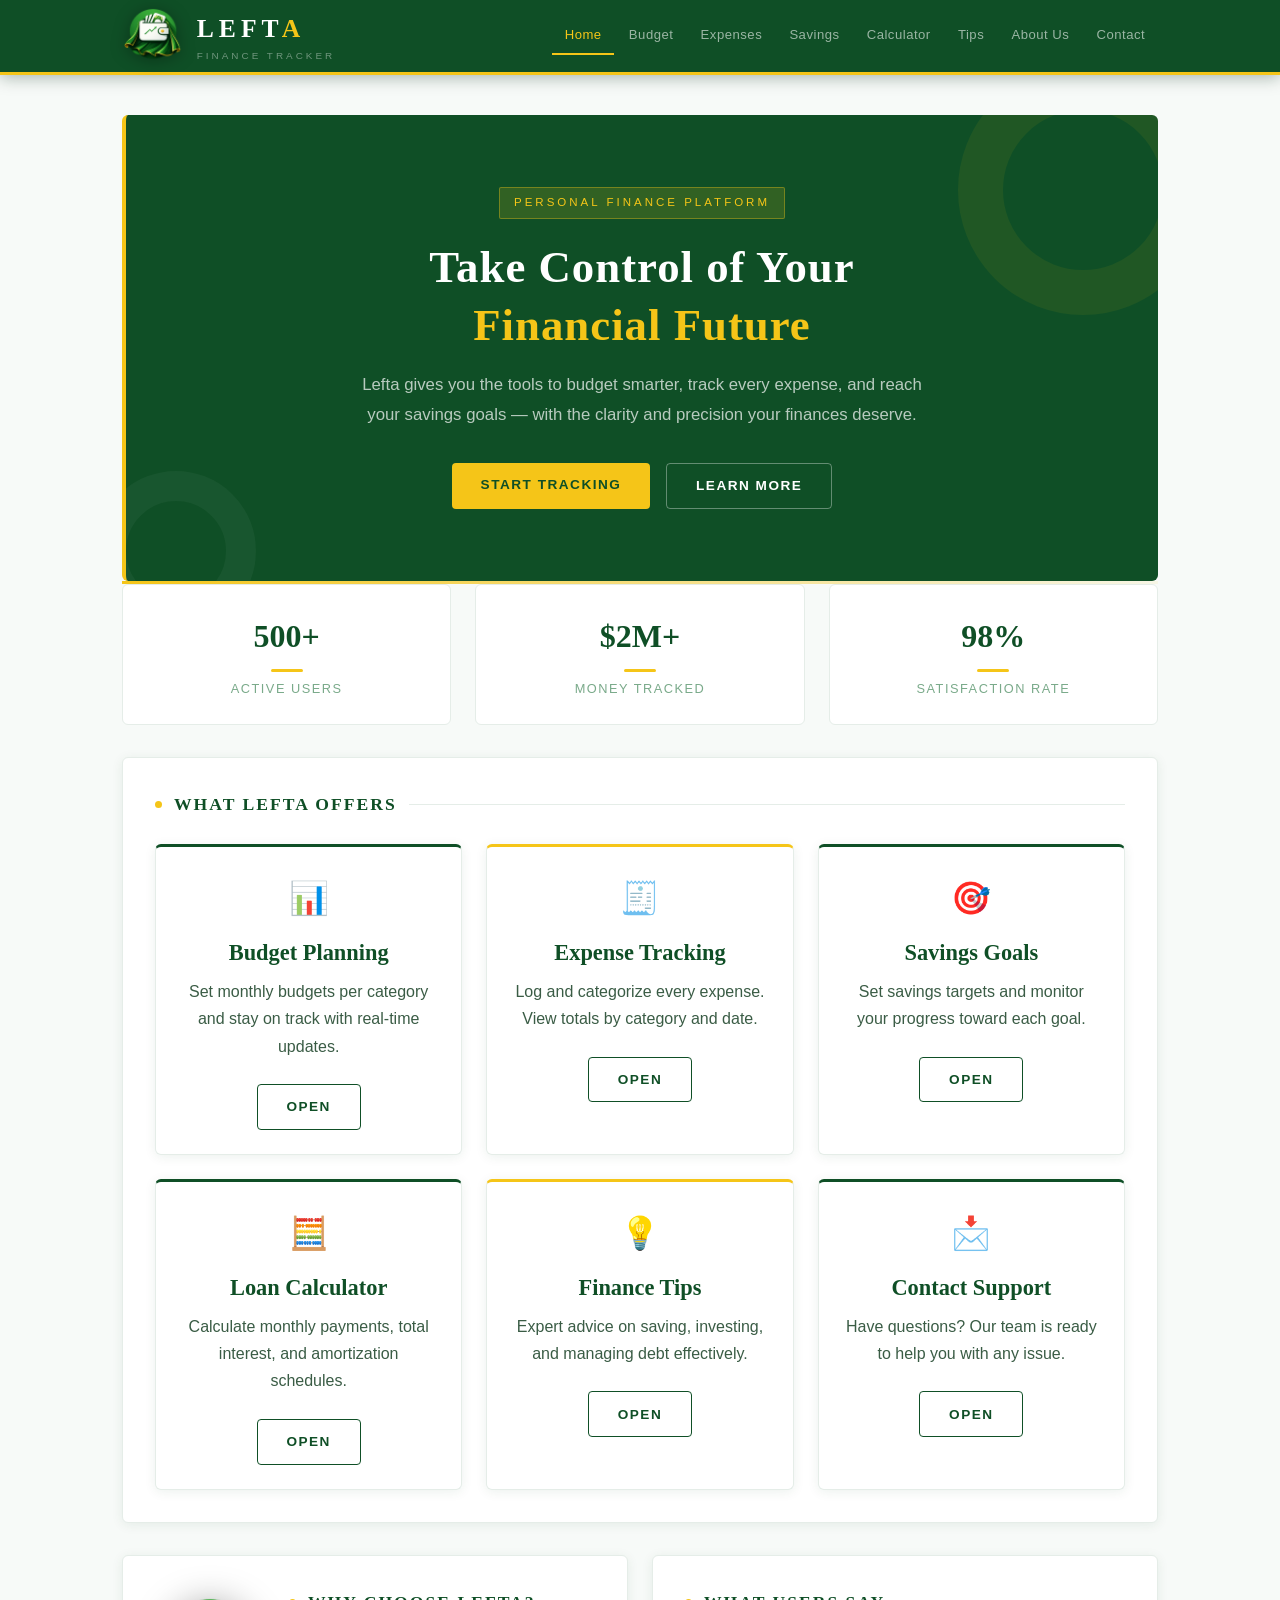
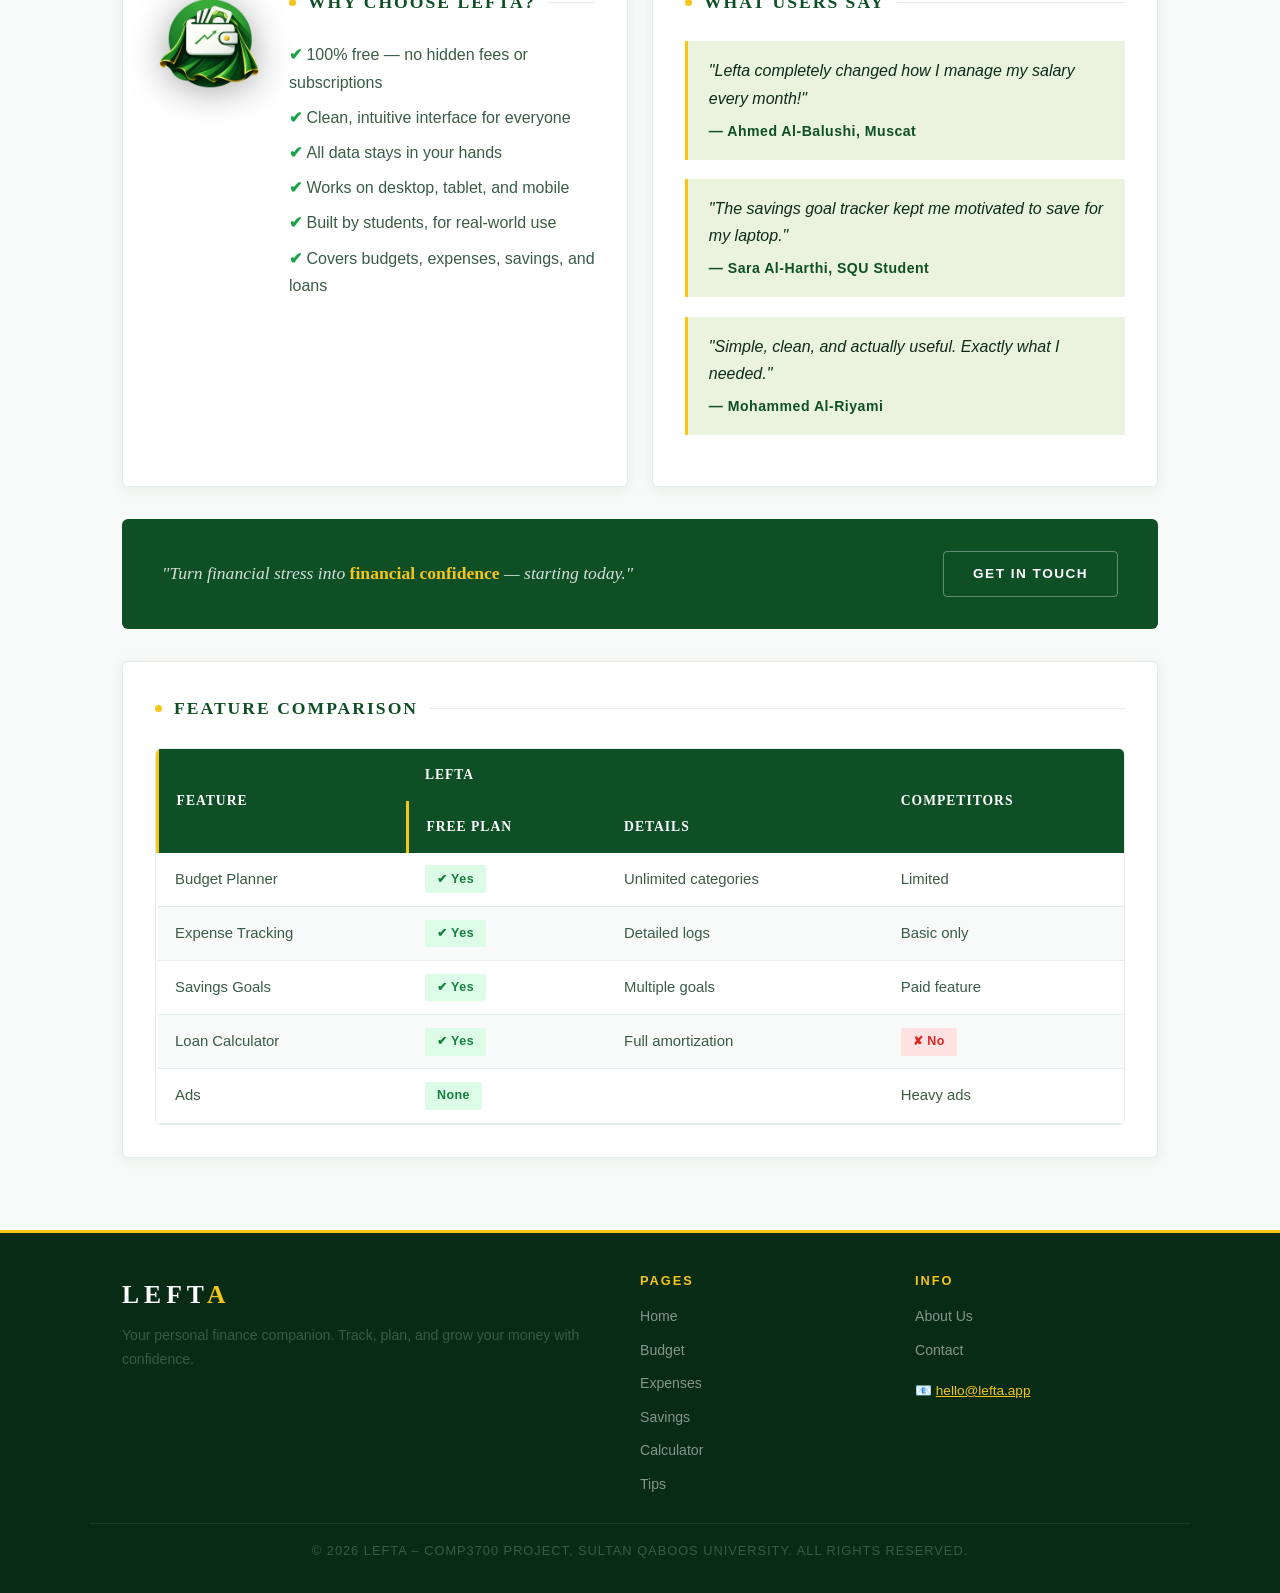
<file: LEFTA-part2/index.html>
<!DOCTYPE html>
<html lang="en">
<head>
  <meta charset="UTF-8" />
  <meta name="viewport" content="width=device-width, initial-scale=1.0"/>
  <title>Lefta – Smart Finance Tracker</title>
  <!-- External CSS (Type 1) -->
  <link rel="stylesheet" href="css/style.css" />
  <!-- Internal CSS (Type 2) -->
  <style>
    .home-hero {
      background: var(--primary);
      color: white;
      padding: 4.5rem 2.5rem;
      border-radius: var(--radius-card);
      margin-bottom: 0;
      text-align: center;
      position: relative;
      overflow: hidden;
      border-left: 4px solid var(--accent);
    }
    .home-hero::after {
      content: '';
      position: absolute;
      right: -50px; top: -50px;
      width: 250px; height: 250px;
      border-radius: 50%;
      border: 45px solid rgba(245,197,24,0.07);
    }
    .home-hero::before {
      content: '';
      position: absolute;
      left: -30px; bottom: -50px;
      width: 160px; height: 160px;
      border-radius: 50%;
      border: 30px solid rgba(255,255,255,0.04);
    }
    .hero-badge {
      display: inline-block;
      background: rgba(245,197,24,0.15);
      border: 1px solid rgba(245,197,24,0.35);
      color: var(--accent);
      font-size: 0.72rem;
      letter-spacing: 3px;
      padding: 5px 14px;
      border-radius: 2px;
      font-family: var(--font-body);
      margin-bottom: 1.2rem;
      text-transform: uppercase;
    }
    .home-hero h1 { color: white; font-size: 2.8rem; margin-bottom: 1rem; letter-spacing: 1px; }
    .hero-accent  { color: var(--accent); }
    .home-hero .hero-sub {
      font-size: 1.05rem;
      color: rgba(255,255,255,0.70);
      margin-bottom: 2rem;
      max-width: 580px;
      margin-left: auto; margin-right: auto;
      line-height: 1.8;
    }
    .hero-buttons { display: flex; gap: 1rem; justify-content: center; flex-wrap: wrap; }
    .testimonial {
      border-left: 3px solid var(--accent);
      padding: 1rem 1.3rem;
      background: var(--primary-pale);
      border-radius: 0;
      margin-bottom: 1.2rem;
    }
    .testimonial p { color: var(--text-dark); font-style: italic; margin-bottom: 0.3rem; }
    .testimonial .t-name { color: var(--primary); font-weight: bold; font-size: 0.88rem; letter-spacing: 0.5px; }
  </style>
</head>
<body>

  <!-- HEADER -->
  <header>
    <div class="header-inner">
      <a href="index.html" class="logo">
        <img src="images/logo.png" alt="Lefta Logo" class="logo-img"/>
        <div><span class="logo-text">LEFT<span>A</span></span><span class="logo-tagline">Finance Tracker</span></div>
      </a>
      <button class="nav-toggle" onclick="toggleNav()" aria-label="Toggle navigation">&#9776;</button>
      <nav>
        <ul id="nav-menu">
          <li><a href="index.html" class="active">Home</a></li>
          <li><a href="pages/budget.html">Budget</a></li>
          <li><a href="pages/expenses.html">Expenses</a></li>
          <li><a href="pages/savings.html">Savings</a></li>
          <li><a href="pages/calculator.html">Calculator</a></li>
          <li><a href="pages/tips.html">Tips</a></li>
          <li><a href="pages/about.html">About Us</a></li>
          <li><a href="pages/contact.html">Contact</a></li>
        </ul>
      </nav>
    </div>
  </header>

  <!-- MAIN -->
  <main>

    <!-- Hero -->
    <section class="home-hero">
      <div class="hero-badge">Personal Finance Platform</div>
      <h1>Take Control of Your<br/><span class="hero-accent">Financial Future</span></h1>
      <p class="hero-sub">Lefta gives you the tools to budget smarter, track every expense, and reach your savings goals — with the clarity and precision your finances deserve.</p>
      <div class="hero-buttons">
        <a href="pages/budget.html" class="btn btn-accent">Start Tracking</a>
        <a href="pages/about.html" class="btn btn-ghost-white">Learn More</a>
      </div>
    </section>
    <div class="gold-divider"></div>

    <!-- Stats Row -->
    <div class="grid-3 mb-2" style="margin-top:0;">
      <div class="stat-box">
        <div class="stat-num">500+</div>
        <div class="stat-gold-line"></div>
        <p class="stat-label">Active Users</p>
      </div>
      <div class="stat-box">
        <div class="stat-num">$2M+</div>
        <div class="stat-gold-line"></div>
        <p class="stat-label">Money Tracked</p>
      </div>
      <div class="stat-box">
        <div class="stat-num">98%</div>
        <div class="stat-gold-line"></div>
        <p class="stat-label">Satisfaction Rate</p>
      </div>
    </div>

    <!-- Features -->
    <div class="card">
      <div class="sec-header"><div class="sec-dot"></div><div class="sec-title">What Lefta Offers</div><div class="sec-line"></div></div>
      <div class="grid-3">
        <div class="feature-box">
          <span class="feature-icon">📊</span>
          <h3>Budget Planning</h3>
          <p>Set monthly budgets per category and stay on track with real-time updates.</p>
          <a href="pages/budget.html" class="btn btn-outline" style="margin-top:0.5rem;">Open</a>
        </div>
        <div class="feature-box">
          <span class="feature-icon">🧾</span>
          <h3>Expense Tracking</h3>
          <p>Log and categorize every expense. View totals by category and date.</p>
          <a href="pages/expenses.html" class="btn btn-outline" style="margin-top:0.5rem;">Open</a>
        </div>
        <div class="feature-box">
          <span class="feature-icon">🎯</span>
          <h3>Savings Goals</h3>
          <p>Set savings targets and monitor your progress toward each goal.</p>
          <a href="pages/savings.html" class="btn btn-outline" style="margin-top:0.5rem;">Open</a>
        </div>
        <div class="feature-box">
          <span class="feature-icon">🧮</span>
          <h3>Loan Calculator</h3>
          <p>Calculate monthly payments, total interest, and amortization schedules.</p>
          <a href="pages/calculator.html" class="btn btn-outline" style="margin-top:0.5rem;">Open</a>
        </div>
        <div class="feature-box">
          <span class="feature-icon">💡</span>
          <h3>Finance Tips</h3>
          <p>Expert advice on saving, investing, and managing debt effectively.</p>
          <a href="pages/tips.html" class="btn btn-outline" style="margin-top:0.5rem;">Open</a>
        </div>
        <div class="feature-box">
          <span class="feature-icon">📩</span>
          <h3>Contact Support</h3>
          <p>Have questions? Our team is ready to help you with any issue.</p>
          <a href="pages/contact.html" class="btn btn-outline" style="margin-top:0.5rem;">Open</a>
        </div>
      </div>
    </div>

    <!-- Why Lefta -->
    <div class="grid-2">
      <div class="card" style="display:flex;gap:1.5rem;align-items:flex-start;">
        <img src="images/logo.png" alt="Lefta" class="logo-graphic" style="flex-shrink:0;margin-top:0.3rem;"/>
        <div>
        <div class="sec-header"><div class="sec-dot"></div><div class="sec-title">Why Choose Lefta?</div><div class="sec-line"></div></div>
        <ul class="check-list styled">
          <li>100% free — no hidden fees or subscriptions</li>
          <li>Clean, intuitive interface for everyone</li>
          <li>All data stays in your hands</li>
          <li>Works on desktop, tablet, and mobile</li>
          <li>Built by students, for real-world use</li>
          <li>Covers budgets, expenses, savings, and loans</li>
        </ul>
        </div>
      </div>
      <div class="card">
        <div class="sec-header"><div class="sec-dot"></div><div class="sec-title">What Users Say</div><div class="sec-line"></div></div>
        <div class="testimonial">
          <p>"Lefta completely changed how I manage my salary every month!"</p>
          <span class="t-name">— Ahmed Al-Balushi, Muscat</span>
        </div>
        <div class="testimonial">
          <p>"The savings goal tracker kept me motivated to save for my laptop."</p>
          <span class="t-name">— Sara Al-Harthi, SQU Student</span>
        </div>
        <div class="testimonial">
          <p>"Simple, clean, and actually useful. Exactly what I needed."</p>
          <span class="t-name">— Mohammed Al-Riyami</span>
        </div>
      </div>
    </div>

    <!-- Dark quote section -->
    <div class="dark-section">
      <p>"Turn financial stress into <span>financial confidence</span> — starting today."</p>
      <a href="pages/contact.html" class="btn btn-ghost-white">Get in Touch</a>
    </div>

    <!-- Quick Summary Table -->
    <div class="card">
      <div class="sec-header"><div class="sec-dot"></div><div class="sec-title">Feature Comparison</div><div class="sec-line"></div></div>
      <div class="table-wrap">
        <table>
          <thead>
            <tr>
              <th rowspan="2">Feature</th>
              <th colspan="2">Lefta</th>
              <th rowspan="2">Competitors</th>
            </tr>
            <tr>
              <th>Free Plan</th>
              <th>Details</th>
            </tr>
          </thead>
          <tbody>
            <tr>
              <td>Budget Planner</td>
              <td><span class="badge badge-green">✔ Yes</span></td>
              <td>Unlimited categories</td>
              <td>Limited</td>
            </tr>
            <tr>
              <td>Expense Tracking</td>
              <td><span class="badge badge-green">✔ Yes</span></td>
              <td>Detailed logs</td>
              <td>Basic only</td>
            </tr>
            <tr>
              <td>Savings Goals</td>
              <td><span class="badge badge-green">✔ Yes</span></td>
              <td>Multiple goals</td>
              <td>Paid feature</td>
            </tr>
            <tr>
              <td>Loan Calculator</td>
              <td><span class="badge badge-green">✔ Yes</span></td>
              <td>Full amortization</td>
              <td><span class="badge badge-red">✘ No</span></td>
            </tr>
            <tr>
              <td>Ads</td>
              <td colspan="2"><span class="badge badge-green">None</span></td>
              <td>Heavy ads</td>
            </tr>
          </tbody>
        </table>
      </div>
    </div>

  </main>

  <!-- FOOTER -->
  <footer>
    <div class="footer-inner">
      <div class="footer-brand">
        <span class="logo-text">LEFT<span style="color:var(--accent)">A</span></span>
        <p style="font-size:0.88rem;margin-top:0.5rem;">Your personal finance companion. Track, plan, and grow your money with confidence.</p>
      </div>
      <div>
        <h4>Pages</h4>
        <ul>
          <li><a href="index.html">Home</a></li>
          <li><a href="pages/budget.html">Budget</a></li>
          <li><a href="pages/expenses.html">Expenses</a></li>
          <li><a href="pages/savings.html">Savings</a></li>
          <li><a href="pages/calculator.html">Calculator</a></li>
          <li><a href="pages/tips.html">Tips</a></li>
        </ul>
      </div>
      <div>
        <h4>Info</h4>
        <ul>
          <li><a href="pages/about.html">About Us</a></li>
          <li><a href="pages/contact.html">Contact</a></li>
        </ul>
        <p style="margin-top:1rem;font-size:0.85rem;">📧 <a href="mailto:hello@lefta.app" style="color:var(--accent);">hello@lefta.app</a></p>
      </div>
    </div>
    <div class="footer-bottom">
      <p>&copy; 2026 Lefta – COMP3700 Project, Sultan Qaboos University. All rights reserved.</p>
    </div>
  </footer>

  <!-- Inline JS for mobile nav toggle (Type 3 - Inline) -->
  <script>
    function toggleNav() {
      document.getElementById('nav-menu').classList.toggle('open');
    }
  </script>

</body>
</html>
</file>
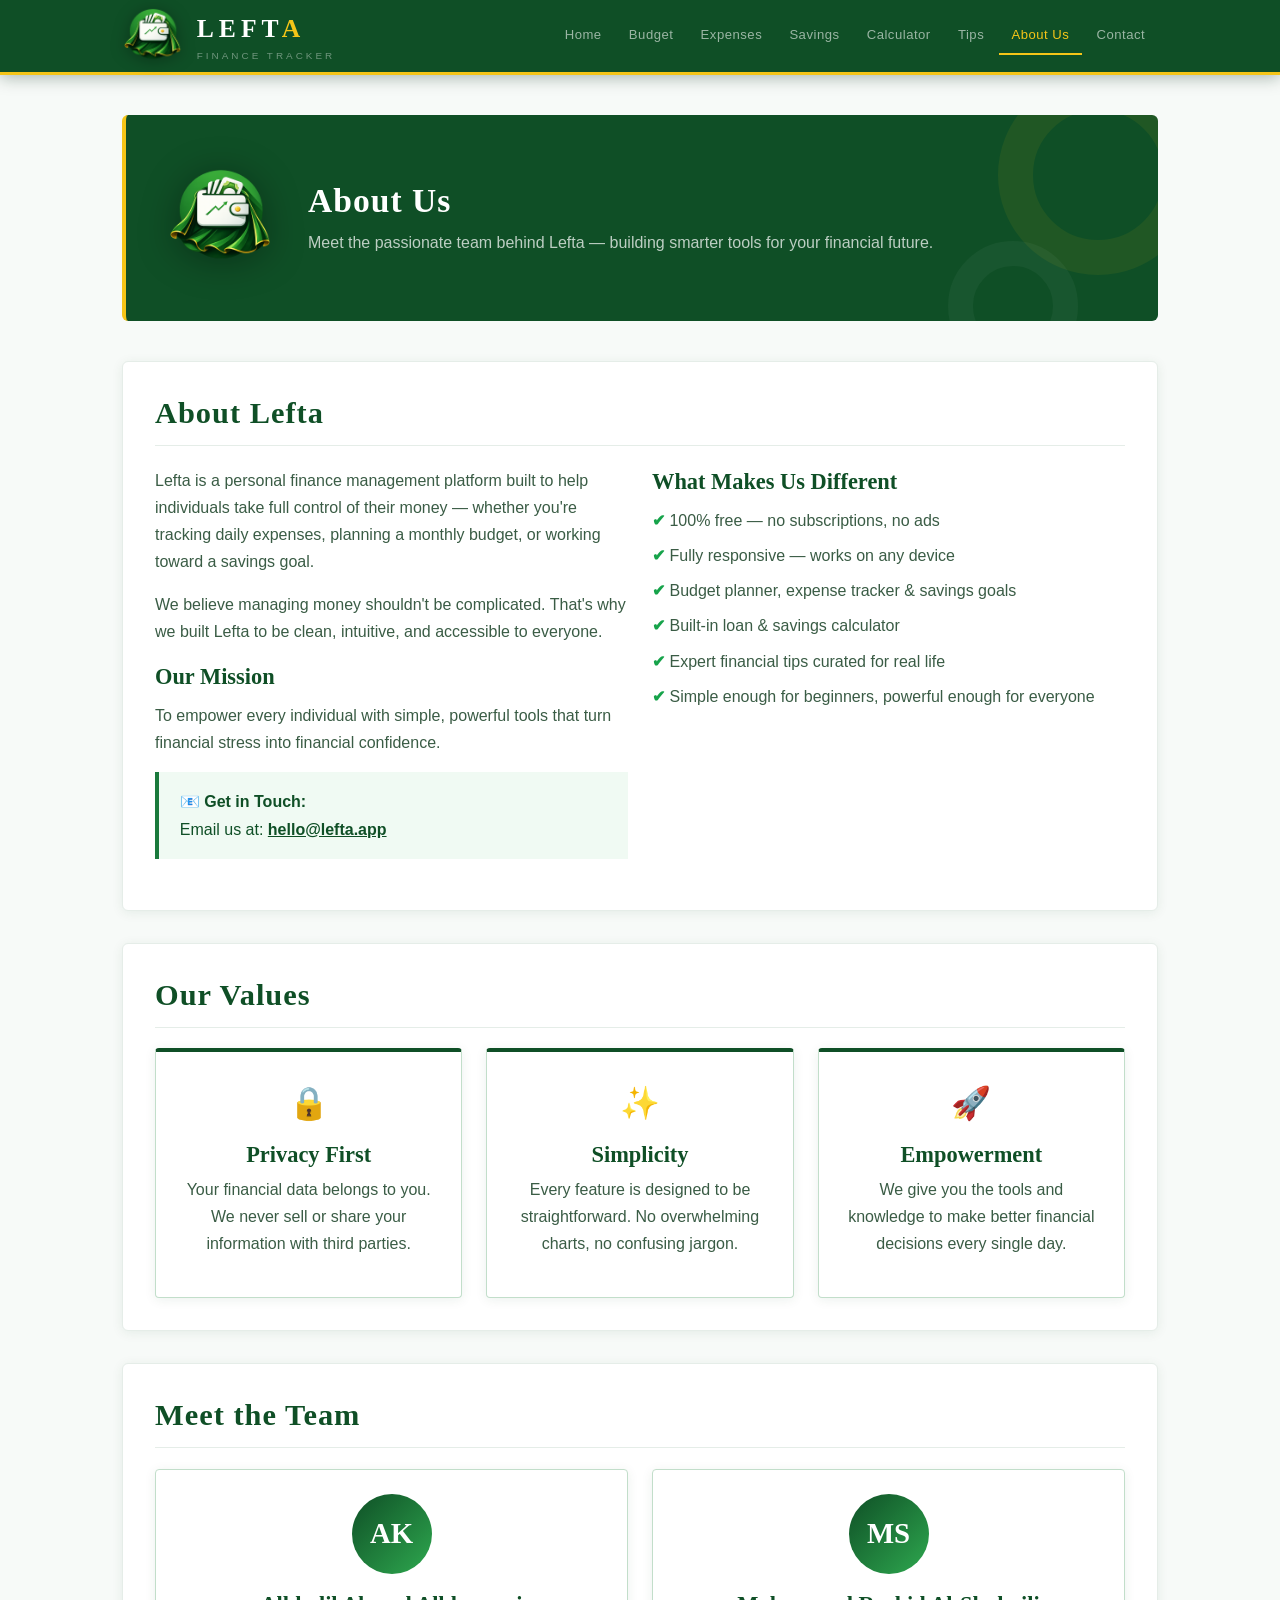
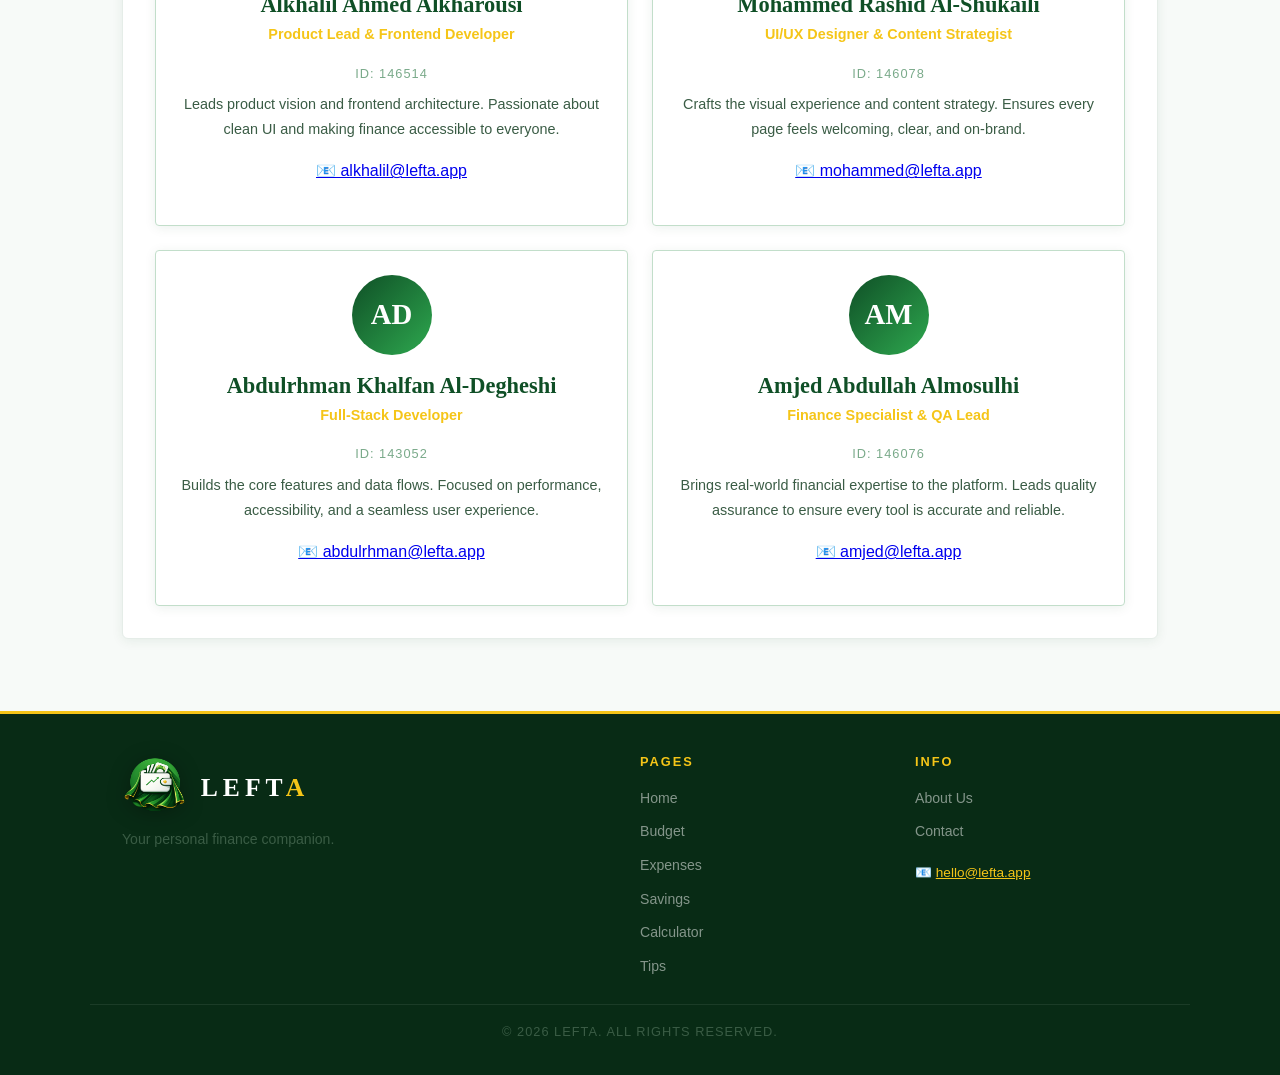
<file: LEFTA-part2/pages/about.html>
<!DOCTYPE html>
<html lang="en">
<head>
  <meta charset="UTF-8"/>
  <meta name="viewport" content="width=device-width, initial-scale=1.0"/>
  <title>About Us – Lefta</title>
  <link rel="stylesheet" href="../css/style.css"/>
  <style>
    .team-card {
      background: var(--bg-card);
      border: 1px solid var(--border);
      border-radius: var(--radius);
      padding: 1.5rem;
      text-align: center;
      box-shadow: var(--shadow);
      transition: transform 0.2s;
    }
    .team-card:hover { transform: translateY(-4px); }
    .team-avatar {
      width: 80px; height: 80px;
      border-radius: 50%;
      background: linear-gradient(135deg, var(--primary), var(--primary-light));
      color: white;
      font-size: 1.8rem;
      font-family: var(--font-heading);
      font-weight: bold;
      display: flex; align-items: center; justify-content: center;
      margin: 0 auto 1rem;
    }
    .team-card h3 { margin-bottom: 0.2rem; }
    .team-card .role { color: var(--accent); font-weight: 600; font-size: 0.9rem; }
    .value-box {
      background: var(--bg-card);
      border: 1px solid var(--border);
      border-top: 4px solid var(--primary);
      border-radius: var(--radius);
      padding: 1.5rem;
      text-align: center;
      box-shadow: var(--shadow);
    }
    .value-box .v-icon { font-size: 2rem; margin-bottom: 0.6rem; display: block; }
    .value-box h3 { margin-bottom: 0.4rem; }
  </style>
</head>
<body>

  <header>
    <div class="header-inner">
      <a href="../index.html" class="logo">
        <img src="../images/logo.png" alt="Lefta Logo" class="logo-img"/>
        <div><span class="logo-text">LEFT<span>A</span></span><span class="logo-tagline">Finance Tracker</span></div>
      </a>
      <button class="nav-toggle" onclick="toggleNav()">&#9776;</button>
      <nav>
        <ul id="nav-menu">
          <li><a href="../index.html">Home</a></li>
          <li><a href="budget.html">Budget</a></li>
          <li><a href="expenses.html">Expenses</a></li>
          <li><a href="savings.html">Savings</a></li>
          <li><a href="calculator.html">Calculator</a></li>
          <li><a href="tips.html">Tips</a></li>
          <li><a href="about.html" class="active">About Us</a></li>
          <li><a href="contact.html">Contact</a></li>
        </ul>
      </nav>
    </div>
  </header>

  <main>

    <div class="page-hero" style="display:flex;align-items:center;gap:2rem;">
      <img src="../images/logo.png" alt="Lefta" class="logo-graphic" style="flex-shrink:0;"/>
      <div>
        <h1>About Us</h1>
        <p>Meet the passionate team behind Lefta — building smarter tools for your financial future.</p>
      </div>
    </div>

    <!-- About Lefta -->
    <div class="card">
      <h2>About Lefta</h2>
      <div class="grid-2">
        <div>
          <p>Lefta is a personal finance management platform built to help individuals take full control of their money — whether you're tracking daily expenses, planning a monthly budget, or working toward a savings goal.</p>
          <p>We believe managing money shouldn't be complicated. That's why we built Lefta to be clean, intuitive, and accessible to everyone.</p>
          <h3>Our Mission</h3>
          <p>To empower every individual with simple, powerful tools that turn financial stress into financial confidence.</p>
          <div class="alert alert-info" style="margin-top:1rem;">
            <strong>📧 Get in Touch:</strong><br/>
            Email us at: <a href="mailto:hello@lefta.app" style="color:var(--primary);font-weight:bold;">hello@lefta.app</a>
          </div>
        </div>
        <div>
          <h3>What Makes Us Different</h3>
          <ul class="check-list styled">
            <li>100% free — no subscriptions, no ads</li>
            <li>Fully responsive — works on any device</li>
            <li>Budget planner, expense tracker &amp; savings goals</li>
            <li>Built-in loan &amp; savings calculator</li>
            <li>Expert financial tips curated for real life</li>
            <li>Simple enough for beginners, powerful enough for everyone</li>
          </ul>
        </div>
      </div>
    </div>

    <!-- Our Values -->
    <div class="card">
      <h2>Our Values</h2>
      <div class="grid-3">
        <div class="value-box">
          <span class="v-icon">🔒</span>
          <h3>Privacy First</h3>
          <p>Your financial data belongs to you. We never sell or share your information with third parties.</p>
        </div>
        <div class="value-box">
          <span class="v-icon">✨</span>
          <h3>Simplicity</h3>
          <p>Every feature is designed to be straightforward. No overwhelming charts, no confusing jargon.</p>
        </div>
        <div class="value-box">
          <span class="v-icon">🚀</span>
          <h3>Empowerment</h3>
          <p>We give you the tools and knowledge to make better financial decisions every single day.</p>
        </div>
      </div>
    </div>

    <!-- Team Members -->
    <div class="card">
      <h2>Meet the Team</h2>
      <div class="grid-2" style="margin-bottom:0;">
        <div class="team-card">
          <div class="team-avatar">AK</div>
          <h3>Alkhalil Ahmed Alkharousi</h3>
          <p class="role">Product Lead &amp; Frontend Developer</p>
          <p style="color:var(--text-light);font-size:0.8rem;letter-spacing:1px;margin-bottom:0.5rem;">ID: 146514</p>
          <p style="margin-top:0.5rem;font-size:0.9rem;">Leads product vision and frontend architecture. Passionate about clean UI and making finance accessible to everyone.</p>
          <p style="margin-top:0.7rem;"><a href="mailto:alkhalil@lefta.app">📧 alkhalil@lefta.app</a></p>
        </div>
        <div class="team-card">
          <div class="team-avatar">MS</div>
          <h3>Mohammed Rashid Al-Shukaili</h3>
          <p class="role">UI/UX Designer &amp; Content Strategist</p>
          <p style="color:var(--text-light);font-size:0.8rem;letter-spacing:1px;margin-bottom:0.5rem;">ID: 146078</p>
          <p style="margin-top:0.5rem;font-size:0.9rem;">Crafts the visual experience and content strategy. Ensures every page feels welcoming, clear, and on-brand.</p>
          <p style="margin-top:0.7rem;"><a href="mailto:mohammed@lefta.app">📧 mohammed@lefta.app</a></p>
        </div>
        <div class="team-card">
          <div class="team-avatar">AD</div>
          <h3>Abdulrhman Khalfan Al-Degheshi</h3>
          <p class="role">Full-Stack Developer</p>
          <p style="color:var(--text-light);font-size:0.8rem;letter-spacing:1px;margin-bottom:0.5rem;">ID: 143052</p>
          <p style="margin-top:0.5rem;font-size:0.9rem;">Builds the core features and data flows. Focused on performance, accessibility, and a seamless user experience.</p>
          <p style="margin-top:0.7rem;"><a href="mailto:abdulrhman@lefta.app">📧 abdulrhman@lefta.app</a></p>
        </div>
        <div class="team-card">
          <div class="team-avatar">AM</div>
          <h3>Amjed Abdullah Almosulhi</h3>
          <p class="role">Finance Specialist &amp; QA Lead</p>
          <p style="color:var(--text-light);font-size:0.8rem;letter-spacing:1px;margin-bottom:0.5rem;">ID: 146076</p>
          <p style="margin-top:0.5rem;font-size:0.9rem;">Brings real-world financial expertise to the platform. Leads quality assurance to ensure every tool is accurate and reliable.</p>
          <p style="margin-top:0.7rem;"><a href="mailto:amjed@lefta.app">📧 amjed@lefta.app</a></p>
        </div>
      </div>
    </div>

  </main>

  <footer>
    <div class="footer-inner">
      <div class="footer-brand">
        <div style="display:flex;align-items:center;gap:0.8rem;margin-bottom:0.5rem;">
          <img src="../images/logo.png" alt="Lefta" class="logo-graphic-sm"/>
          <span class="logo-text">LEFT<span style="color:var(--accent)">A</span></span>
        </div>
        <p style="font-size:0.88rem;margin-top:0.3rem;">Your personal finance companion.</p>
      </div>
      <div>
        <h4>Pages</h4>
        <ul>
          <li><a href="../index.html">Home</a></li>
          <li><a href="budget.html">Budget</a></li>
          <li><a href="expenses.html">Expenses</a></li>
          <li><a href="savings.html">Savings</a></li>
          <li><a href="calculator.html">Calculator</a></li>
          <li><a href="tips.html">Tips</a></li>
        </ul>
      </div>
      <div>
        <h4>Info</h4>
        <ul>
          <li><a href="about.html">About Us</a></li>
          <li><a href="contact.html">Contact</a></li>
        </ul>
        <p style="margin-top:1rem;font-size:0.85rem;">📧 <a href="mailto:hello@lefta.app" style="color:var(--accent);">hello@lefta.app</a></p>
      </div>
    </div>
    <div class="footer-bottom">
      <p>&copy; 2026 Lefta. All rights reserved.</p>
    </div>
  </footer>

  <script>function toggleNav(){document.getElementById('nav-menu').classList.toggle('open');}</script>
</body>
</html>
</file>
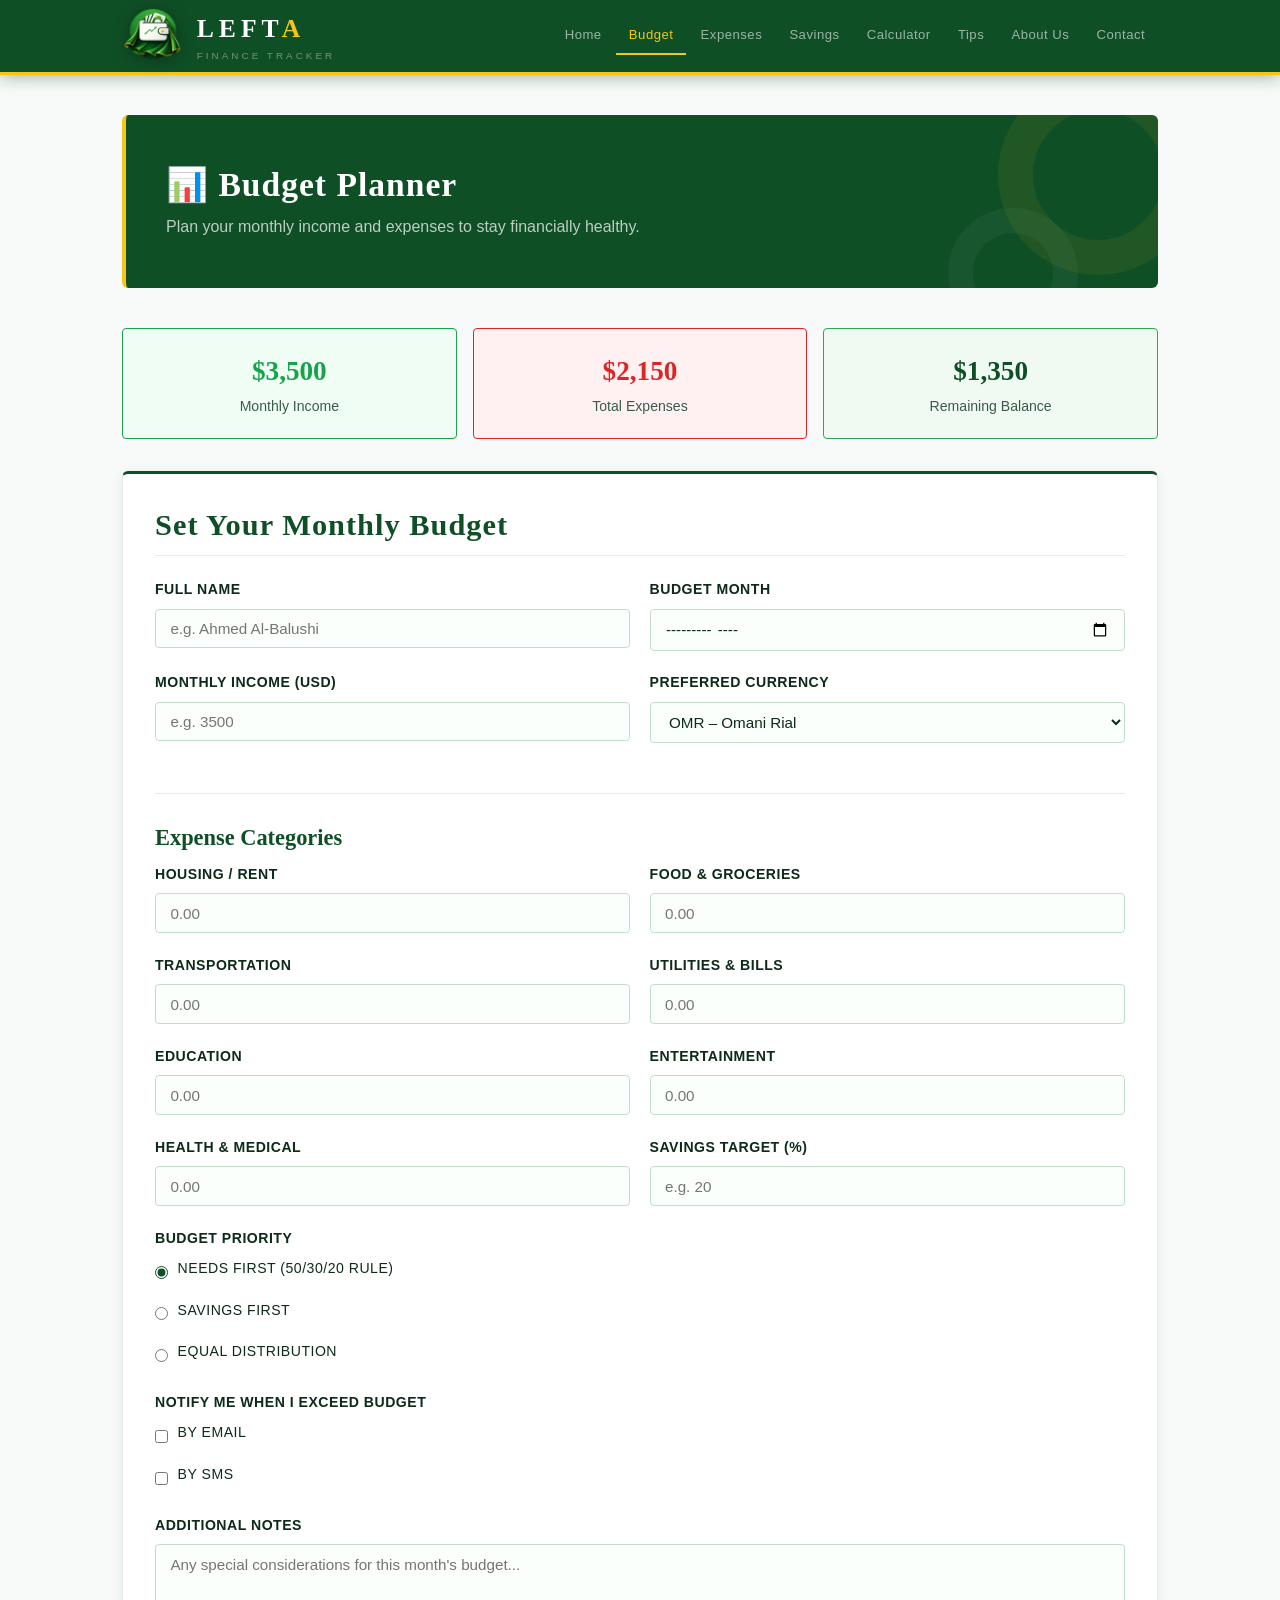
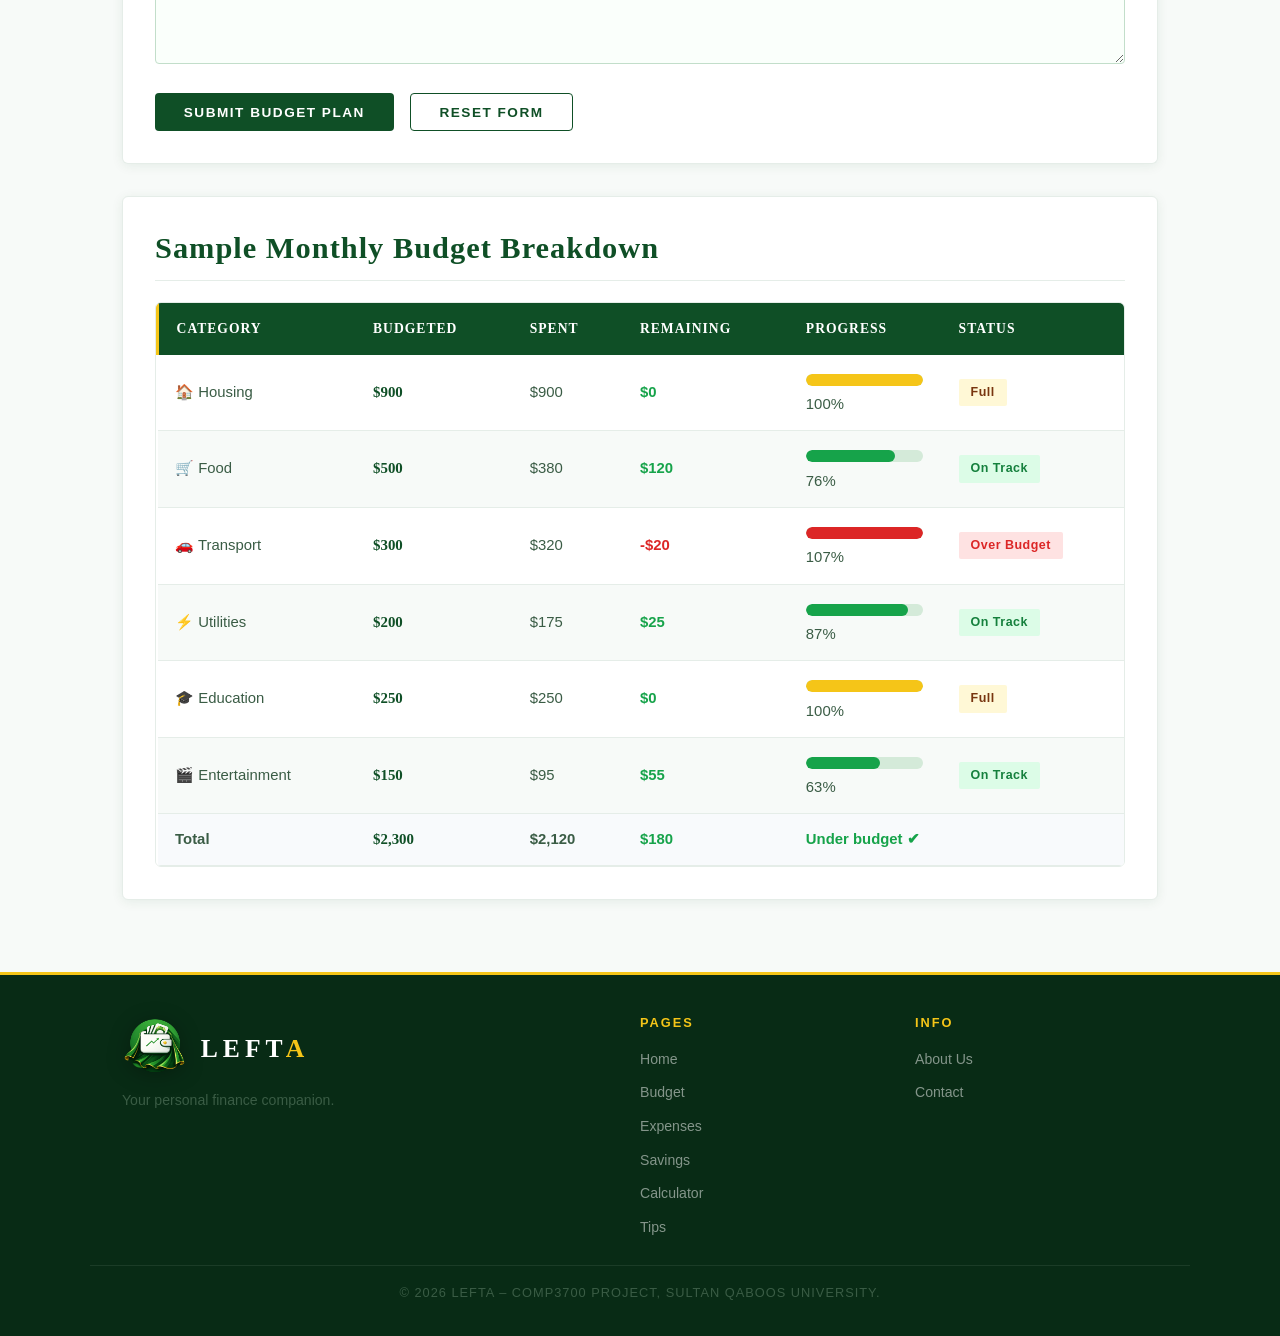
<file: LEFTA-part2/pages/budget.html>
<!DOCTYPE html>
<html lang="en">
<head>
  <meta charset="UTF-8"/>
  <meta name="viewport" content="width=device-width, initial-scale=1.0"/>
  <title>Budget Planner – Lefta</title>
  <link rel="stylesheet" href="../css/style.css"/>
  <style>
    /* Internal CSS - budget page specific */
    .budget-summary {
      display: grid;
      grid-template-columns: repeat(3, 1fr);
      gap: 1rem;
      margin-bottom: 2rem;
    }
    .budget-card {
      padding: 1.2rem;
      border-radius: var(--radius);
      text-align: center;
      border: 1px solid var(--border);
    }
    .budget-card.income  { background: #f0fdf4; border-color: var(--success); }
    .budget-card.expense { background: #fff1f2; border-color: var(--danger); }
    .budget-card.balance { background: #f0faf3; border-color: var(--primary-light); }
    .budget-card .bc-amount {
      font-size: 1.7rem;
      font-weight: bold;
      font-family: var(--font-heading);
    }
    .bc-income  .bc-amount { color: var(--success); }
    .bc-expense .bc-amount { color: var(--danger); }
    .bc-balance .bc-amount { color: var(--primary); }
    .budget-card .bc-label { color: var(--text-mid); font-size: 0.88rem; margin: 0; }
    .progress-bar-wrap { background: #d4ead9; border-radius: 20px; height: 12px; margin: 0.4rem 0; overflow: hidden; }
    .progress-bar { height: 100%; border-radius: 20px; }
    .pb-green  { background: var(--success); }
    .pb-yellow { background: var(--accent); }
    .pb-red    { background: var(--danger); }
  </style>
</head>
<body>

  <header>
    <div class="header-inner">
      <a href="../index.html" class="logo">
        <img src="../images/logo.png" alt="Lefta Logo" class="logo-img"/>
        <div><span class="logo-text">LEFT<span>A</span></span><span class="logo-tagline">Finance Tracker</span></div>
      </a>
      <button class="nav-toggle" onclick="toggleNav()" aria-label="Toggle navigation">&#9776;</button>
      <nav>
        <ul id="nav-menu">
          <li><a href="../index.html">Home</a></li>
          <li><a href="budget.html" class="active">Budget</a></li>
          <li><a href="expenses.html">Expenses</a></li>
          <li><a href="savings.html">Savings</a></li>
          <li><a href="calculator.html">Calculator</a></li>
          <li><a href="tips.html">Tips</a></li>
          <li><a href="about.html">About Us</a></li>
          <li><a href="contact.html">Contact</a></li>
        </ul>
      </nav>
    </div>
  </header>

  <main>
    <div class="page-hero">
      <h1>📊 Budget Planner</h1>
      <p>Plan your monthly income and expenses to stay financially healthy.</p>
    </div>

    <!-- Summary Cards -->
    <div class="budget-summary">
      <div class="budget-card income">
        <div class="bc-amount" style="color:var(--success)">$3,500</div>
        <p class="bc-label">Monthly Income</p>
      </div>
      <div class="budget-card expense">
        <div class="bc-amount" style="color:var(--danger)">$2,150</div>
        <p class="bc-label">Total Expenses</p>
      </div>
      <div class="budget-card balance">
        <div class="bc-amount" style="color:var(--primary)">$1,350</div>
        <p class="bc-label">Remaining Balance</p>
      </div>
    </div>

    <!-- Budget Form -->
    <div class="form-section">
      <h2>Set Your Monthly Budget</h2>
      <form action="https://httpbin.org/get" method="GET">

        <div class="form-row">
          <div class="form-group">
            <label for="full-name">Full Name</label>
            <input type="text" id="full-name" name="full_name" placeholder="e.g. Ahmed Al-Balushi" required/>
          </div>
          <div class="form-group">
            <label for="month">Budget Month</label>
            <input type="month" id="month" name="budget_month" required/>
          </div>
        </div>

        <div class="form-row">
          <div class="form-group">
            <label for="income">Monthly Income (USD)</label>
            <input type="number" id="income" name="monthly_income" placeholder="e.g. 3500" min="0" step="0.01"/>
          </div>
          <div class="form-group">
            <label for="currency">Preferred Currency</label>
            <select id="currency" name="currency">
              <option value="USD">USD – US Dollar</option>
              <option value="OMR" selected>OMR – Omani Rial</option>
              <option value="EUR">EUR – Euro</option>
              <option value="GBP">GBP – British Pound</option>
              <option value="SAR">SAR – Saudi Riyal</option>
            </select>
          </div>
        </div>

        <hr class="divider"/>
        <h3>Expense Categories</h3>

        <div class="form-row">
          <div class="form-group">
            <label for="rent">Housing / Rent</label>
            <input type="number" id="rent" name="rent" placeholder="0.00" min="0" step="0.01"/>
          </div>
          <div class="form-group">
            <label for="food">Food &amp; Groceries</label>
            <input type="number" id="food" name="food" placeholder="0.00" min="0" step="0.01"/>
          </div>
        </div>

        <div class="form-row">
          <div class="form-group">
            <label for="transport">Transportation</label>
            <input type="number" id="transport" name="transport" placeholder="0.00" min="0" step="0.01"/>
          </div>
          <div class="form-group">
            <label for="utilities">Utilities &amp; Bills</label>
            <input type="number" id="utilities" name="utilities" placeholder="0.00" min="0" step="0.01"/>
          </div>
        </div>

        <div class="form-row">
          <div class="form-group">
            <label for="education">Education</label>
            <input type="number" id="education" name="education" placeholder="0.00" min="0" step="0.01"/>
          </div>
          <div class="form-group">
            <label for="entertainment">Entertainment</label>
            <input type="number" id="entertainment" name="entertainment" placeholder="0.00" min="0" step="0.01"/>
          </div>
        </div>

        <div class="form-row">
          <div class="form-group">
            <label for="health">Health &amp; Medical</label>
            <input type="number" id="health" name="health" placeholder="0.00" min="0" step="0.01"/>
          </div>
          <div class="form-group">
            <label for="savings-pct">Savings Target (%)</label>
            <input type="number" id="savings-pct" name="savings_percent" placeholder="e.g. 20" min="0" max="100"/>
          </div>
        </div>

        <div class="form-group">
          <label>Budget Priority</label>
          <div class="form-inline">
            <input type="radio" id="p-needs" name="priority" value="needs" checked/>
            <label for="p-needs" style="display:inline;font-weight:normal">Needs First (50/30/20 Rule)</label>
          </div>
          <div class="form-inline">
            <input type="radio" id="p-savings" name="priority" value="savings"/>
            <label for="p-savings" style="display:inline;font-weight:normal">Savings First</label>
          </div>
          <div class="form-inline">
            <input type="radio" id="p-equal" name="priority" value="equal"/>
            <label for="p-equal" style="display:inline;font-weight:normal">Equal Distribution</label>
          </div>
        </div>

        <div class="form-group">
          <label>Notify me when I exceed budget</label>
          <div class="form-inline">
            <input type="checkbox" id="notify-email" name="notify_email" value="yes"/>
            <label for="notify-email" style="display:inline;font-weight:normal">By Email</label>
          </div>
          <div class="form-inline">
            <input type="checkbox" id="notify-sms" name="notify_sms" value="yes"/>
            <label for="notify-sms" style="display:inline;font-weight:normal">By SMS</label>
          </div>
        </div>

        <div class="form-group">
          <label for="notes">Additional Notes</label>
          <textarea id="notes" name="notes" placeholder="Any special considerations for this month's budget..."></textarea>
        </div>

        <div style="display:flex;gap:1rem;flex-wrap:wrap;">
          <button type="submit" class="btn btn-primary">Submit Budget Plan</button>
          <button type="reset" class="btn btn-outline">Reset Form</button>
        </div>
      </form>
    </div>

    <!-- Budget Breakdown Table -->
    <div class="card">
      <h2>Sample Monthly Budget Breakdown</h2>
      <div class="table-wrap">
        <table>
          <thead>
            <tr>
              <th>Category</th>
              <th>Budgeted</th>
              <th>Spent</th>
              <th>Remaining</th>
              <th>Progress</th>
              <th>Status</th>
            </tr>
          </thead>
          <tbody>
            <tr>
              <td>🏠 Housing</td>
              <td class="td-amount">$900</td>
              <td>$900</td>
              <td class="td-positive">$0</td>
              <td>
                <div class="progress-bar-wrap"><div class="progress-bar pb-yellow" style="width:100%"></div></div>
                100%
              </td>
              <td><span class="badge badge-yellow">Full</span></td>
            </tr>
            <tr>
              <td>🛒 Food</td>
              <td class="td-amount">$500</td>
              <td>$380</td>
              <td class="td-positive">$120</td>
              <td>
                <div class="progress-bar-wrap"><div class="progress-bar pb-green" style="width:76%"></div></div>
                76%
              </td>
              <td><span class="badge badge-green">On Track</span></td>
            </tr>
            <tr>
              <td>🚗 Transport</td>
              <td class="td-amount">$300</td>
              <td>$320</td>
              <td class="td-negative">-$20</td>
              <td>
                <div class="progress-bar-wrap"><div class="progress-bar pb-red" style="width:100%"></div></div>
                107%
              </td>
              <td><span class="badge badge-red">Over Budget</span></td>
            </tr>
            <tr>
              <td>⚡ Utilities</td>
              <td class="td-amount">$200</td>
              <td>$175</td>
              <td class="td-positive">$25</td>
              <td>
                <div class="progress-bar-wrap"><div class="progress-bar pb-green" style="width:87%"></div></div>
                87%
              </td>
              <td><span class="badge badge-green">On Track</span></td>
            </tr>
            <tr>
              <td>🎓 Education</td>
              <td class="td-amount">$250</td>
              <td>$250</td>
              <td class="td-positive">$0</td>
              <td>
                <div class="progress-bar-wrap"><div class="progress-bar pb-yellow" style="width:100%"></div></div>
                100%
              </td>
              <td><span class="badge badge-yellow">Full</span></td>
            </tr>
            <tr>
              <td>🎬 Entertainment</td>
              <td class="td-amount">$150</td>
              <td>$95</td>
              <td class="td-positive">$55</td>
              <td>
                <div class="progress-bar-wrap"><div class="progress-bar pb-green" style="width:63%"></div></div>
                63%
              </td>
              <td><span class="badge badge-green">On Track</span></td>
            </tr>
            <tr style="background:#f8fafc;font-weight:bold;">
              <td><strong>Total</strong></td>
              <td class="td-amount">$2,300</td>
              <td><strong>$2,120</strong></td>
              <td class="td-positive"><strong>$180</strong></td>
              <td colspan="2" style="color:var(--success)"><strong>Under budget ✔</strong></td>
            </tr>
          </tbody>
        </table>
      </div>
    </div>
  </main>

  <footer>
    <div class="footer-inner">
      <div class="footer-brand">
        <div style="display:flex;align-items:center;gap:0.8rem;margin-bottom:0.5rem;">
          <img src="../images/logo.png" alt="Lefta" class="logo-graphic-sm"/>
          <span class="logo-text">LEFT<span style="color:var(--accent)">A</span></span>
        </div>
        <p style="font-size:0.88rem;margin-top:0.3rem;">Your personal finance companion.</p>
      </div>
      <div>
        <h4>Pages</h4>
        <ul>
          <li><a href="../index.html">Home</a></li>
          <li><a href="budget.html">Budget</a></li>
          <li><a href="expenses.html">Expenses</a></li>
          <li><a href="savings.html">Savings</a></li>
          <li><a href="calculator.html">Calculator</a></li>
          <li><a href="tips.html">Tips</a></li>
        </ul>
      </div>
      <div>
        <h4>Info</h4>
        <ul>
          <li><a href="about.html">About Us</a></li>
          <li><a href="contact.html">Contact</a></li>
        </ul>
      </div>
    </div>
    <div class="footer-bottom">
      <p>&copy; 2026 Lefta – COMP3700 Project, Sultan Qaboos University.</p>
    </div>
  </footer>

  <script>
    function toggleNav() {
      document.getElementById('nav-menu').classList.toggle('open');
    }
  </script>
</body>
</html>
</file>
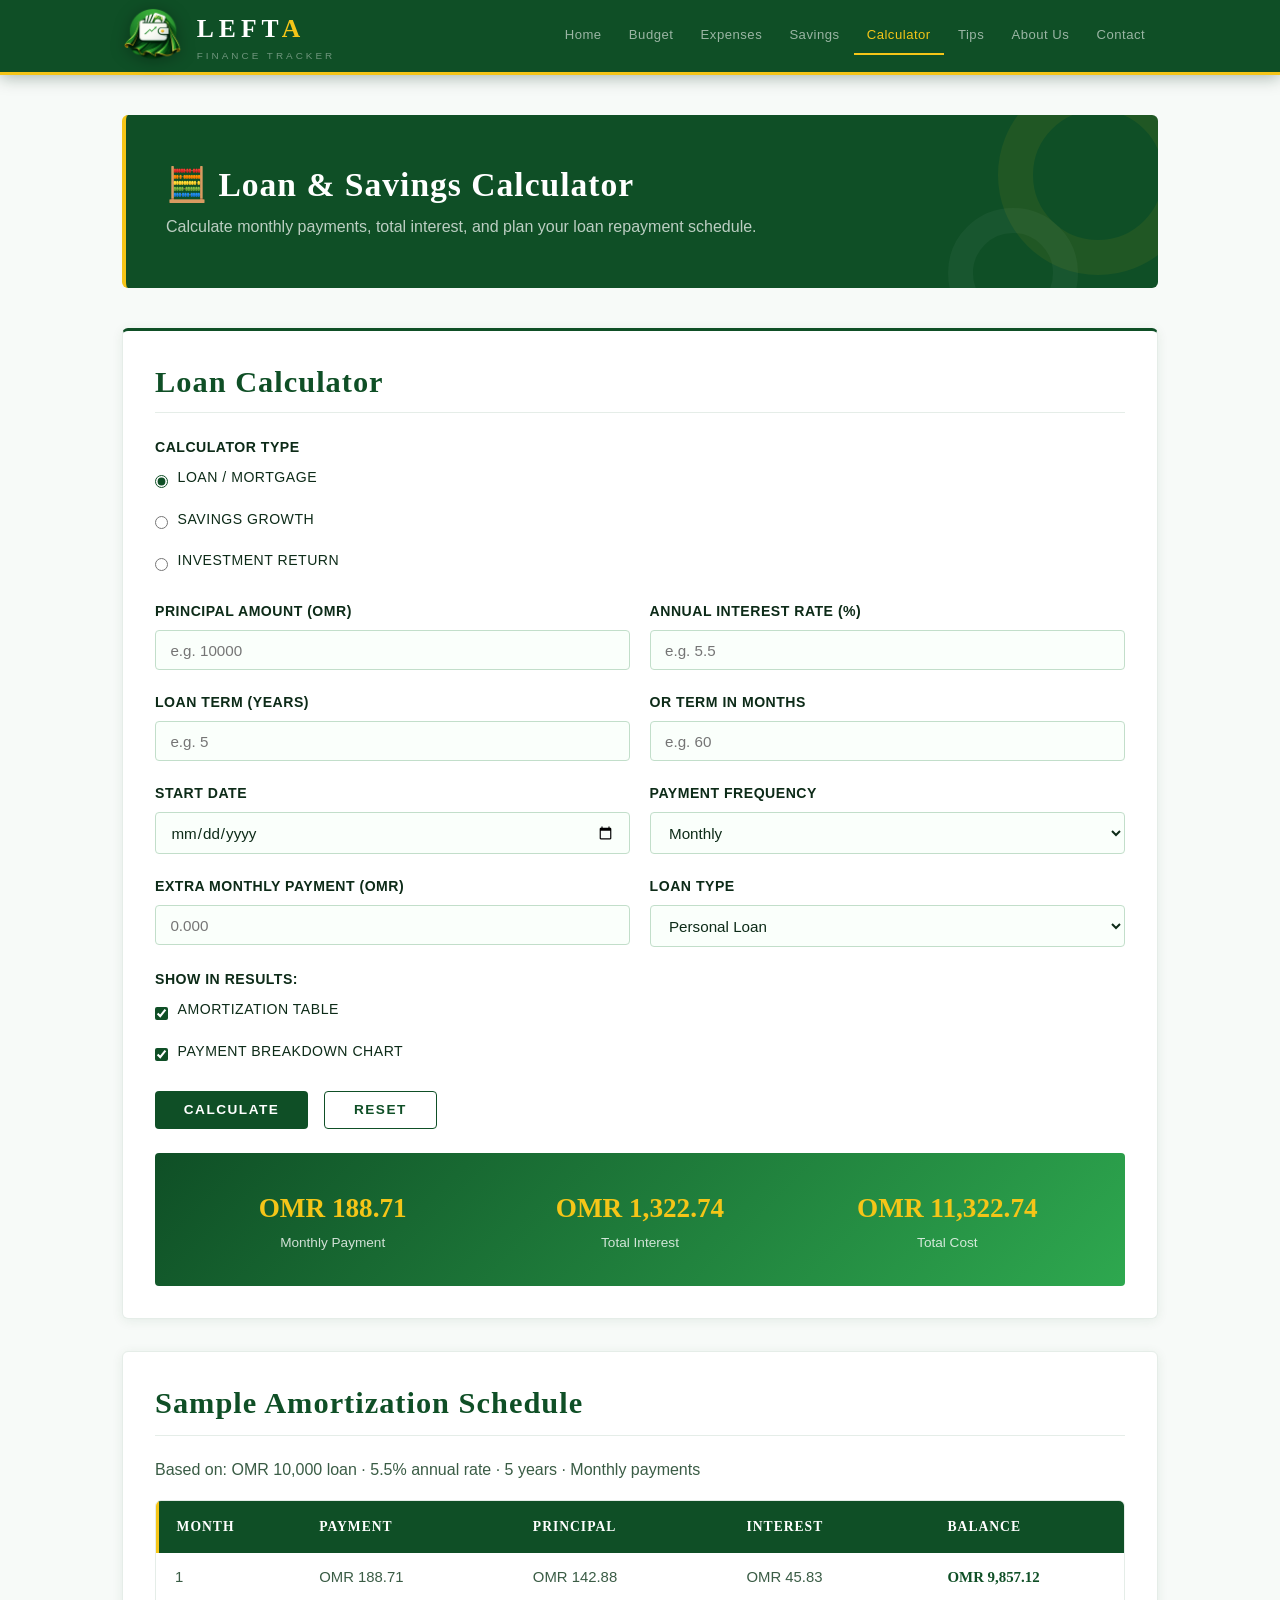
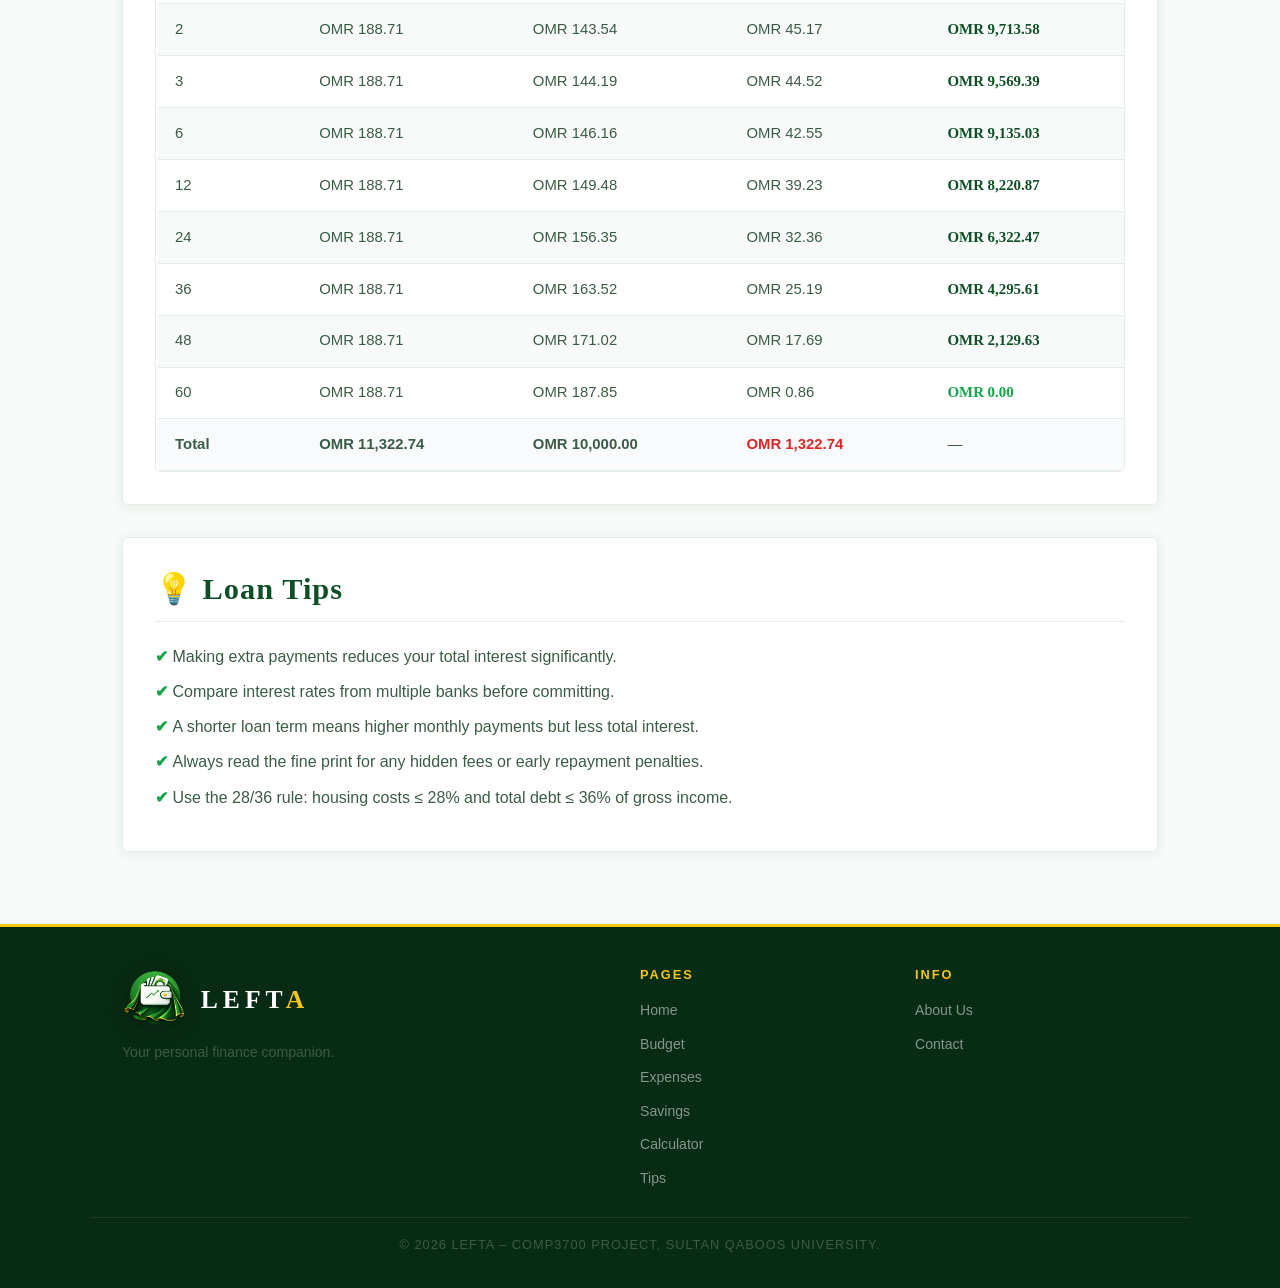
<file: LEFTA-part2/pages/calculator.html>
<!DOCTYPE html>
<html lang="en">
<head>
  <meta charset="UTF-8"/>
  <meta name="viewport" content="width=device-width, initial-scale=1.0"/>
  <title>Loan Calculator – Lefta</title>
  <link rel="stylesheet" href="../css/style.css"/>
  <style>
    .calc-result {
      background: linear-gradient(135deg, var(--primary) 0%, var(--primary-light) 100%);
      color: white; border-radius: var(--radius); padding: 2rem;
      margin-top: 1.5rem; display: grid; grid-template-columns: repeat(3,1fr); gap: 1rem;
      text-align: center;
    }
    .calc-result .res-val {
      font-size: 1.7rem; font-weight: bold;
      font-family: var(--font-heading); color: var(--accent);
    }
    .calc-result .res-label { color: rgba(255,255,255,0.8); font-size: 0.85rem; margin:0; }
    @media (max-width: 600px) { .calc-result { grid-template-columns: 1fr; } }
  </style>
</head>
<body>

  <header>
    <div class="header-inner">
      <a href="../index.html" class="logo">
        <img src="../images/logo.png" alt="Lefta Logo" class="logo-img"/>
        <div><span class="logo-text">LEFT<span>A</span></span><span class="logo-tagline">Finance Tracker</span></div>
      </a>
      <button class="nav-toggle" onclick="toggleNav()">&#9776;</button>
      <nav>
        <ul id="nav-menu">
          <li><a href="../index.html">Home</a></li>
          <li><a href="budget.html">Budget</a></li>
          <li><a href="expenses.html">Expenses</a></li>
          <li><a href="savings.html">Savings</a></li>
          <li><a href="calculator.html" class="active">Calculator</a></li>
          <li><a href="tips.html">Tips</a></li>
          <li><a href="about.html">About Us</a></li>
          <li><a href="contact.html">Contact</a></li>
        </ul>
      </nav>
    </div>
  </header>

  <main>
    <div class="page-hero">
      <h1>🧮 Loan &amp; Savings Calculator</h1>
      <p>Calculate monthly payments, total interest, and plan your loan repayment schedule.</p>
    </div>

    <!-- Calculator Form -->
    <div class="form-section">
      <h2>Loan Calculator</h2>
      <form action="https://httpbin.org/get" method="GET">

        <div class="form-group">
          <label>Calculator Type</label>
          <div class="form-inline">
            <input type="radio" id="type-loan" name="calc_type" value="loan" checked/>
            <label for="type-loan" style="display:inline;font-weight:normal">Loan / Mortgage</label>
          </div>
          <div class="form-inline">
            <input type="radio" id="type-savings" name="calc_type" value="savings"/>
            <label for="type-savings" style="display:inline;font-weight:normal">Savings Growth</label>
          </div>
          <div class="form-inline">
            <input type="radio" id="type-invest" name="calc_type" value="investment"/>
            <label for="type-invest" style="display:inline;font-weight:normal">Investment Return</label>
          </div>
        </div>

        <div class="form-row">
          <div class="form-group">
            <label for="principal">Principal Amount (OMR)</label>
            <input type="number" id="principal" name="principal" placeholder="e.g. 10000" min="0" step="0.001" required/>
          </div>
          <div class="form-group">
            <label for="interest">Annual Interest Rate (%)</label>
            <input type="number" id="interest" name="interest_rate" placeholder="e.g. 5.5" min="0" max="100" step="0.01" required/>
          </div>
        </div>

        <div class="form-row">
          <div class="form-group">
            <label for="term-years">Loan Term (Years)</label>
            <input type="number" id="term-years" name="term_years" placeholder="e.g. 5" min="1" max="30"/>
          </div>
          <div class="form-group">
            <label for="term-months">Or Term in Months</label>
            <input type="number" id="term-months" name="term_months" placeholder="e.g. 60" min="1" max="360"/>
          </div>
        </div>

        <div class="form-row">
          <div class="form-group">
            <label for="start-date">Start Date</label>
            <input type="date" id="start-date" name="start_date"/>
          </div>
          <div class="form-group">
            <label for="payment-freq">Payment Frequency</label>
            <select id="payment-freq" name="payment_frequency">
              <option value="monthly">Monthly</option>
              <option value="biweekly">Bi-Weekly</option>
              <option value="weekly">Weekly</option>
              <option value="quarterly">Quarterly</option>
            </select>
          </div>
        </div>

        <div class="form-row">
          <div class="form-group">
            <label for="extra-pay">Extra Monthly Payment (OMR)</label>
            <input type="number" id="extra-pay" name="extra_payment" placeholder="0.000" min="0" step="0.001"/>
          </div>
          <div class="form-group">
            <label for="loan-type">Loan Type</label>
            <select id="loan-type" name="loan_type">
              <option value="personal">Personal Loan</option>
              <option value="home">Home Mortgage</option>
              <option value="car">Car Loan</option>
              <option value="education">Education Loan</option>
              <option value="business">Business Loan</option>
            </select>
          </div>
        </div>

        <div class="form-group">
          <label>Show in results:</label>
          <div class="form-inline">
            <input type="checkbox" id="show-amort" name="show_amortization" value="yes" checked/>
            <label for="show-amort" style="display:inline;font-weight:normal">Amortization Table</label>
          </div>
          <div class="form-inline">
            <input type="checkbox" id="show-chart" name="show_chart" value="yes" checked/>
            <label for="show-chart" style="display:inline;font-weight:normal">Payment Breakdown Chart</label>
          </div>
        </div>

        <div style="display:flex;gap:1rem;flex-wrap:wrap;">
          <button type="submit" class="btn btn-primary">Calculate</button>
          <button type="reset" class="btn btn-outline">Reset</button>
        </div>

        <!-- Sample Result Display -->
        <div class="calc-result">
          <div>
            <div class="res-val">OMR 188.71</div>
            <p class="res-label">Monthly Payment</p>
          </div>
          <div>
            <div class="res-val">OMR 1,322.74</div>
            <p class="res-label">Total Interest</p>
          </div>
          <div>
            <div class="res-val">OMR 11,322.74</div>
            <p class="res-label">Total Cost</p>
          </div>
        </div>
      </form>
    </div>

    <!-- Amortization Table (sample) -->
    <div class="card">
      <h2>Sample Amortization Schedule</h2>
      <p style="color:var(--text-mid);margin-bottom:1rem;">Based on: OMR 10,000 loan · 5.5% annual rate · 5 years · Monthly payments</p>
      <div class="table-wrap">
        <table>
          <thead>
            <tr>
              <th>Month</th>
              <th>Payment</th>
              <th>Principal</th>
              <th>Interest</th>
              <th>Balance</th>
            </tr>
          </thead>
          <tbody>
            <tr><td>1</td><td>OMR 188.71</td><td>OMR 142.88</td><td>OMR 45.83</td><td class="td-amount">OMR 9,857.12</td></tr>
            <tr><td>2</td><td>OMR 188.71</td><td>OMR 143.54</td><td>OMR 45.17</td><td class="td-amount">OMR 9,713.58</td></tr>
            <tr><td>3</td><td>OMR 188.71</td><td>OMR 144.19</td><td>OMR 44.52</td><td class="td-amount">OMR 9,569.39</td></tr>
            <tr><td>6</td><td>OMR 188.71</td><td>OMR 146.16</td><td>OMR 42.55</td><td class="td-amount">OMR 9,135.03</td></tr>
            <tr><td>12</td><td>OMR 188.71</td><td>OMR 149.48</td><td>OMR 39.23</td><td class="td-amount">OMR 8,220.87</td></tr>
            <tr><td>24</td><td>OMR 188.71</td><td>OMR 156.35</td><td>OMR 32.36</td><td class="td-amount">OMR 6,322.47</td></tr>
            <tr><td>36</td><td>OMR 188.71</td><td>OMR 163.52</td><td>OMR 25.19</td><td class="td-amount">OMR 4,295.61</td></tr>
            <tr><td>48</td><td>OMR 188.71</td><td>OMR 171.02</td><td>OMR 17.69</td><td class="td-amount">OMR 2,129.63</td></tr>
            <tr><td>60</td><td>OMR 188.71</td><td>OMR 187.85</td><td>OMR 0.86</td><td class="td-amount td-positive">OMR 0.00</td></tr>
            <tr style="background:#f8fafc;">
              <td><strong>Total</strong></td>
              <td><strong>OMR 11,322.74</strong></td>
              <td><strong>OMR 10,000.00</strong></td>
              <td class="td-negative"><strong>OMR 1,322.74</strong></td>
              <td>—</td>
            </tr>
          </tbody>
        </table>
      </div>
    </div>

    <!-- Quick Tips -->
    <div class="card">
      <h2>💡 Loan Tips</h2>
      <ul class="check-list styled">
        <li>Making extra payments reduces your total interest significantly.</li>
        <li>Compare interest rates from multiple banks before committing.</li>
        <li>A shorter loan term means higher monthly payments but less total interest.</li>
        <li>Always read the fine print for any hidden fees or early repayment penalties.</li>
        <li>Use the 28/36 rule: housing costs ≤ 28% and total debt ≤ 36% of gross income.</li>
      </ul>
    </div>

  </main>

  <footer>
    <div class="footer-inner">
      <div class="footer-brand">
        <div style="display:flex;align-items:center;gap:0.8rem;margin-bottom:0.5rem;">
          <img src="../images/logo.png" alt="Lefta" class="logo-graphic-sm"/>
          <span class="logo-text">LEFT<span style="color:var(--accent)">A</span></span>
        </div>
        <p style="font-size:0.88rem;margin-top:0.3rem;">Your personal finance companion.</p>
      </div>
      <div>
        <h4>Pages</h4>
        <ul>
          <li><a href="../index.html">Home</a></li>
          <li><a href="budget.html">Budget</a></li>
          <li><a href="expenses.html">Expenses</a></li>
          <li><a href="savings.html">Savings</a></li>
          <li><a href="calculator.html">Calculator</a></li>
          <li><a href="tips.html">Tips</a></li>
        </ul>
      </div>
      <div>
        <h4>Info</h4>
        <ul>
          <li><a href="about.html">About Us</a></li>
          <li><a href="contact.html">Contact</a></li>
        </ul>
      </div>
    </div>
    <div class="footer-bottom">
      <p>&copy; 2026 Lefta – COMP3700 Project, Sultan Qaboos University.</p>
    </div>
  </footer>

  <script>function toggleNav(){document.getElementById('nav-menu').classList.toggle('open');}</script>
</body>
</html>
</file>
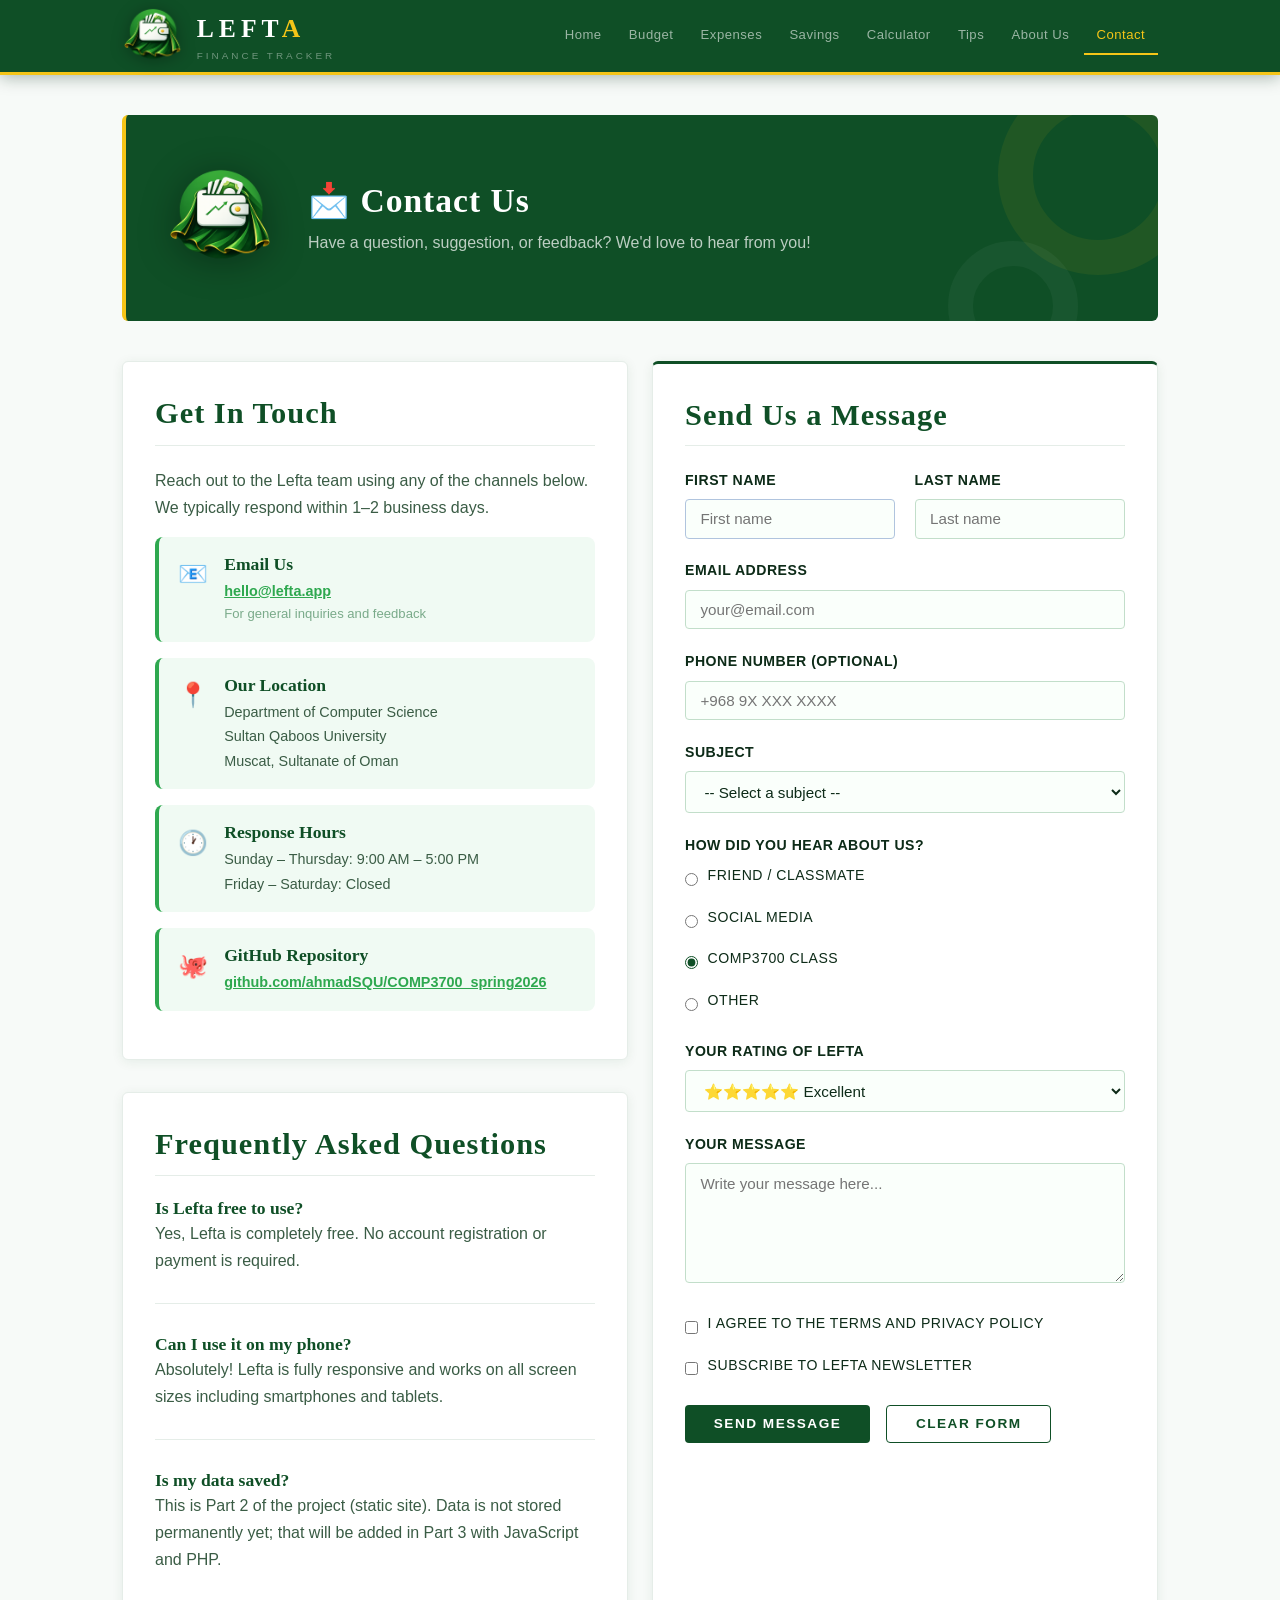
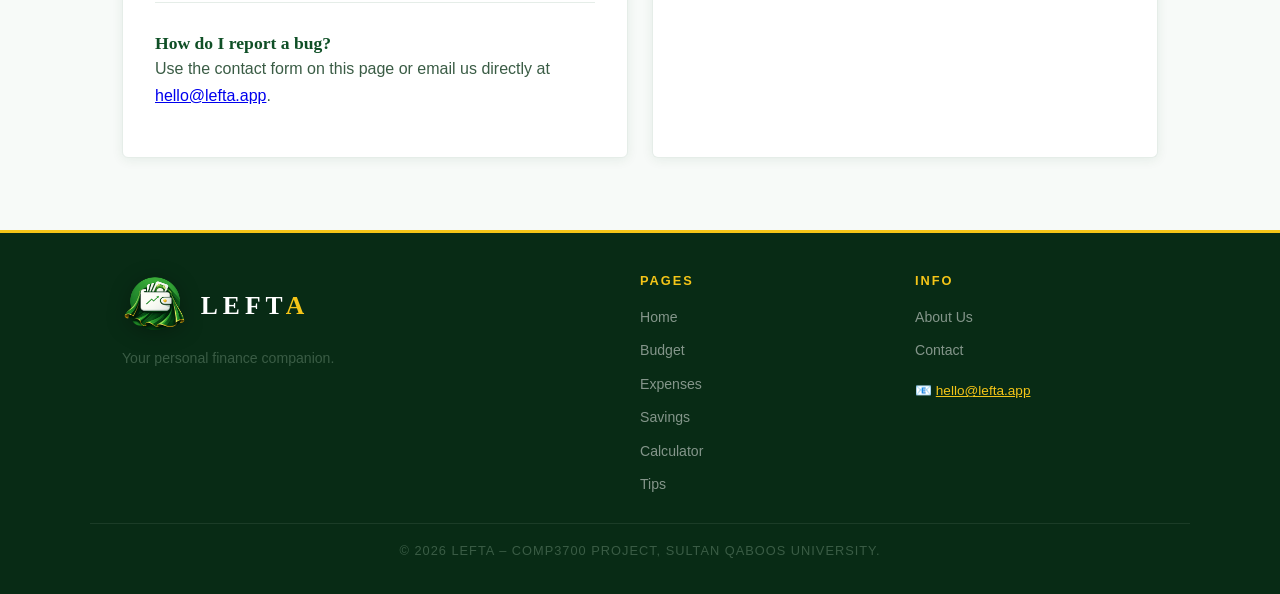
<file: LEFTA-part2/pages/contact.html>
<!DOCTYPE html>
<html lang="en">
<head>
  <meta charset="UTF-8"/>
  <meta name="viewport" content="width=device-width, initial-scale=1.0"/>
  <title>Contact Us – Lefta</title>
  <link rel="stylesheet" href="../css/style.css"/>
  <style>
    /* Internal CSS for contact page */
    .contact-info-box {
      display: flex; align-items: flex-start; gap: 1rem;
      background: #f0faf3; border-radius: 8px;
      padding: 1rem 1.2rem; margin-bottom: 1rem;
      border-left: 4px solid var(--primary-light);
    }
    .contact-info-box .ci-icon { font-size: 1.5rem; flex-shrink: 0; margin-top: 0.1rem; }
    .contact-info-box h4 { margin-bottom: 0.2rem; color: var(--primary); }
    .contact-info-box p { margin: 0; font-size: 0.9rem; }
    .contact-info-box a { color: var(--primary-light); font-weight: 600; }
  </style>
</head>
<body>

  <header>
    <div class="header-inner">
      <a href="../index.html" class="logo">
        <img src="../images/logo.png" alt="Lefta Logo" class="logo-img"/>
        <div><span class="logo-text">LEFT<span>A</span></span><span class="logo-tagline">Finance Tracker</span></div>
      </a>
      <button class="nav-toggle" onclick="toggleNav()">&#9776;</button>
      <nav>
        <ul id="nav-menu">
          <li><a href="../index.html">Home</a></li>
          <li><a href="budget.html">Budget</a></li>
          <li><a href="expenses.html">Expenses</a></li>
          <li><a href="savings.html">Savings</a></li>
          <li><a href="calculator.html">Calculator</a></li>
          <li><a href="tips.html">Tips</a></li>
          <li><a href="about.html">About Us</a></li>
          <li><a href="contact.html" class="active">Contact</a></li>
        </ul>
      </nav>
    </div>
  </header>

  <main>
    <div class="page-hero" style="display:flex;align-items:center;gap:2rem;">
      <img src="../images/logo.png" alt="Lefta" class="logo-graphic" style="flex-shrink:0;"/>
      <div>
        <h1>📩 Contact Us</h1>
        <p>Have a question, suggestion, or feedback? We'd love to hear from you!</p>
      </div>
    </div>

    <div class="grid-2">

      <!-- Contact Info -->
      <div>
        <div class="card">
          <h2>Get In Touch</h2>
          <p>Reach out to the Lefta team using any of the channels below. We typically respond within 1–2 business days.</p>

          <div class="contact-info-box">
            <span class="ci-icon">📧</span>
            <div>
              <h4>Email Us</h4>
              <p><a href="mailto:hello@lefta.app">hello@lefta.app</a></p>
              <p style="color:var(--text-light);font-size:0.82rem;">For general inquiries and feedback</p>
            </div>
          </div>

          <div class="contact-info-box">
            <span class="ci-icon">📍</span>
            <div>
              <h4>Our Location</h4>
              <p>Department of Computer Science<br/>Sultan Qaboos University<br/>Muscat, Sultanate of Oman</p>
            </div>
          </div>

          <div class="contact-info-box">
            <span class="ci-icon">🕐</span>
            <div>
              <h4>Response Hours</h4>
              <p>Sunday – Thursday: 9:00 AM – 5:00 PM<br/>
              Friday – Saturday: Closed</p>
            </div>
          </div>

          <div class="contact-info-box">
            <span class="ci-icon">🐙</span>
            <div>
              <h4>GitHub Repository</h4>
              <p><a href="https://github.com/ahmadSQU/COMP3700_spring2026" target="_blank">github.com/ahmadSQU/COMP3700_spring2026</a></p>
            </div>
          </div>
        </div>

        <!-- FAQ -->
        <div class="card">
          <h2>Frequently Asked Questions</h2>
          <h4>Is Lefta free to use?</h4>
          <p>Yes, Lefta is completely free. No account registration or payment is required.</p>
          <hr class="divider"/>
          <h4>Can I use it on my phone?</h4>
          <p>Absolutely! Lefta is fully responsive and works on all screen sizes including smartphones and tablets.</p>
          <hr class="divider"/>
          <h4>Is my data saved?</h4>
          <p>This is Part 2 of the project (static site). Data is not stored permanently yet; that will be added in Part 3 with JavaScript and PHP.</p>
          <hr class="divider"/>
          <h4>How do I report a bug?</h4>
          <p>Use the contact form on this page or email us directly at <a href="mailto:hello@lefta.app">hello@lefta.app</a>.</p>
        </div>
      </div>

      <!-- Contact Form -->
      <div class="form-section">
        <h2>Send Us a Message</h2>
        <form action="https://httpbin.org/get" method="GET">

          <div class="form-row">
            <div class="form-group">
              <label for="c-fname">First Name</label>
              <!-- Inline CSS (Type 3) applied here -->
              <input type="text" id="c-fname" name="first_name" placeholder="First name" required style="border-color: #b0c4de;"/>
            </div>
            <div class="form-group">
              <label for="c-lname">Last Name</label>
              <input type="text" id="c-lname" name="last_name" placeholder="Last name" required/>
            </div>
          </div>

          <div class="form-group">
            <label for="c-email">Email Address</label>
            <input type="email" id="c-email" name="email" placeholder="your@email.com" required/>
          </div>

          <div class="form-group">
            <label for="c-phone">Phone Number (optional)</label>
            <input type="tel" id="c-phone" name="phone" placeholder="+968 9X XXX XXXX"/>
          </div>

          <div class="form-group">
            <label for="c-subject">Subject</label>
            <select id="c-subject" name="subject" required>
              <option value="">-- Select a subject --</option>
              <option value="general">General Inquiry</option>
              <option value="feedback">Website Feedback</option>
              <option value="bug">Bug Report</option>
              <option value="feature">Feature Request</option>
              <option value="academic">Academic Question</option>
              <option value="other">Other</option>
            </select>
          </div>

          <div class="form-group">
            <label>How did you hear about us?</label>
            <div class="form-inline">
              <input type="radio" id="src-friend" name="source" value="friend"/>
              <label for="src-friend" style="display:inline;font-weight:normal">Friend / Classmate</label>
            </div>
            <div class="form-inline">
              <input type="radio" id="src-social" name="source" value="social"/>
              <label for="src-social" style="display:inline;font-weight:normal">Social Media</label>
            </div>
            <div class="form-inline">
              <input type="radio" id="src-class" name="source" value="class" checked/>
              <label for="src-class" style="display:inline;font-weight:normal">COMP3700 Class</label>
            </div>
            <div class="form-inline">
              <input type="radio" id="src-other" name="source" value="other"/>
              <label for="src-other" style="display:inline;font-weight:normal">Other</label>
            </div>
          </div>

          <div class="form-group">
            <label>Your Rating of Lefta</label>
            <select name="rating">
              <option value="5">⭐⭐⭐⭐⭐ Excellent</option>
              <option value="4">⭐⭐⭐⭐ Good</option>
              <option value="3">⭐⭐⭐ Average</option>
              <option value="2">⭐⭐ Fair</option>
              <option value="1">⭐ Poor</option>
            </select>
          </div>

          <div class="form-group">
            <label for="c-message">Your Message</label>
            <textarea id="c-message" name="message" placeholder="Write your message here..." required></textarea>
          </div>

          <div class="form-group">
            <div class="form-inline">
              <input type="checkbox" id="c-agree" name="agree" value="yes" required/>
              <label for="c-agree" style="display:inline;font-weight:normal">I agree to the terms and privacy policy</label>
            </div>
            <div class="form-inline">
              <input type="checkbox" id="c-newsletter" name="newsletter" value="yes"/>
              <label for="c-newsletter" style="display:inline;font-weight:normal">Subscribe to Lefta newsletter</label>
            </div>
          </div>

          <div style="display:flex;gap:1rem;flex-wrap:wrap;">
            <button type="submit" class="btn btn-primary">Send Message</button>
            <button type="reset" class="btn btn-outline">Clear Form</button>
          </div>
        </form>
      </div>

    </div>
  </main>

  <footer>
    <div class="footer-inner">
      <div class="footer-brand">
        <div style="display:flex;align-items:center;gap:0.8rem;margin-bottom:0.5rem;">
          <img src="../images/logo.png" alt="Lefta" class="logo-graphic-sm"/>
          <span class="logo-text">LEFT<span style="color:var(--accent)">A</span></span>
        </div>
        <p style="font-size:0.88rem;margin-top:0.3rem;">Your personal finance companion.</p>
      </div>
      <div>
        <h4>Pages</h4>
        <ul>
          <li><a href="../index.html">Home</a></li>
          <li><a href="budget.html">Budget</a></li>
          <li><a href="expenses.html">Expenses</a></li>
          <li><a href="savings.html">Savings</a></li>
          <li><a href="calculator.html">Calculator</a></li>
          <li><a href="tips.html">Tips</a></li>
        </ul>
      </div>
      <div>
        <h4>Info</h4>
        <ul>
          <li><a href="about.html">About Us</a></li>
          <li><a href="contact.html">Contact</a></li>
        </ul>
        <p style="margin-top:1rem;font-size:0.85rem;">📧 <a href="mailto:hello@lefta.app" style="color:var(--accent);">hello@lefta.app</a></p>
      </div>
    </div>
    <div class="footer-bottom">
      <p>&copy; 2026 Lefta – COMP3700 Project, Sultan Qaboos University.</p>
    </div>
  </footer>

  <script>function toggleNav(){document.getElementById('nav-menu').classList.toggle('open');}</script>
</body>
</html>
</file>
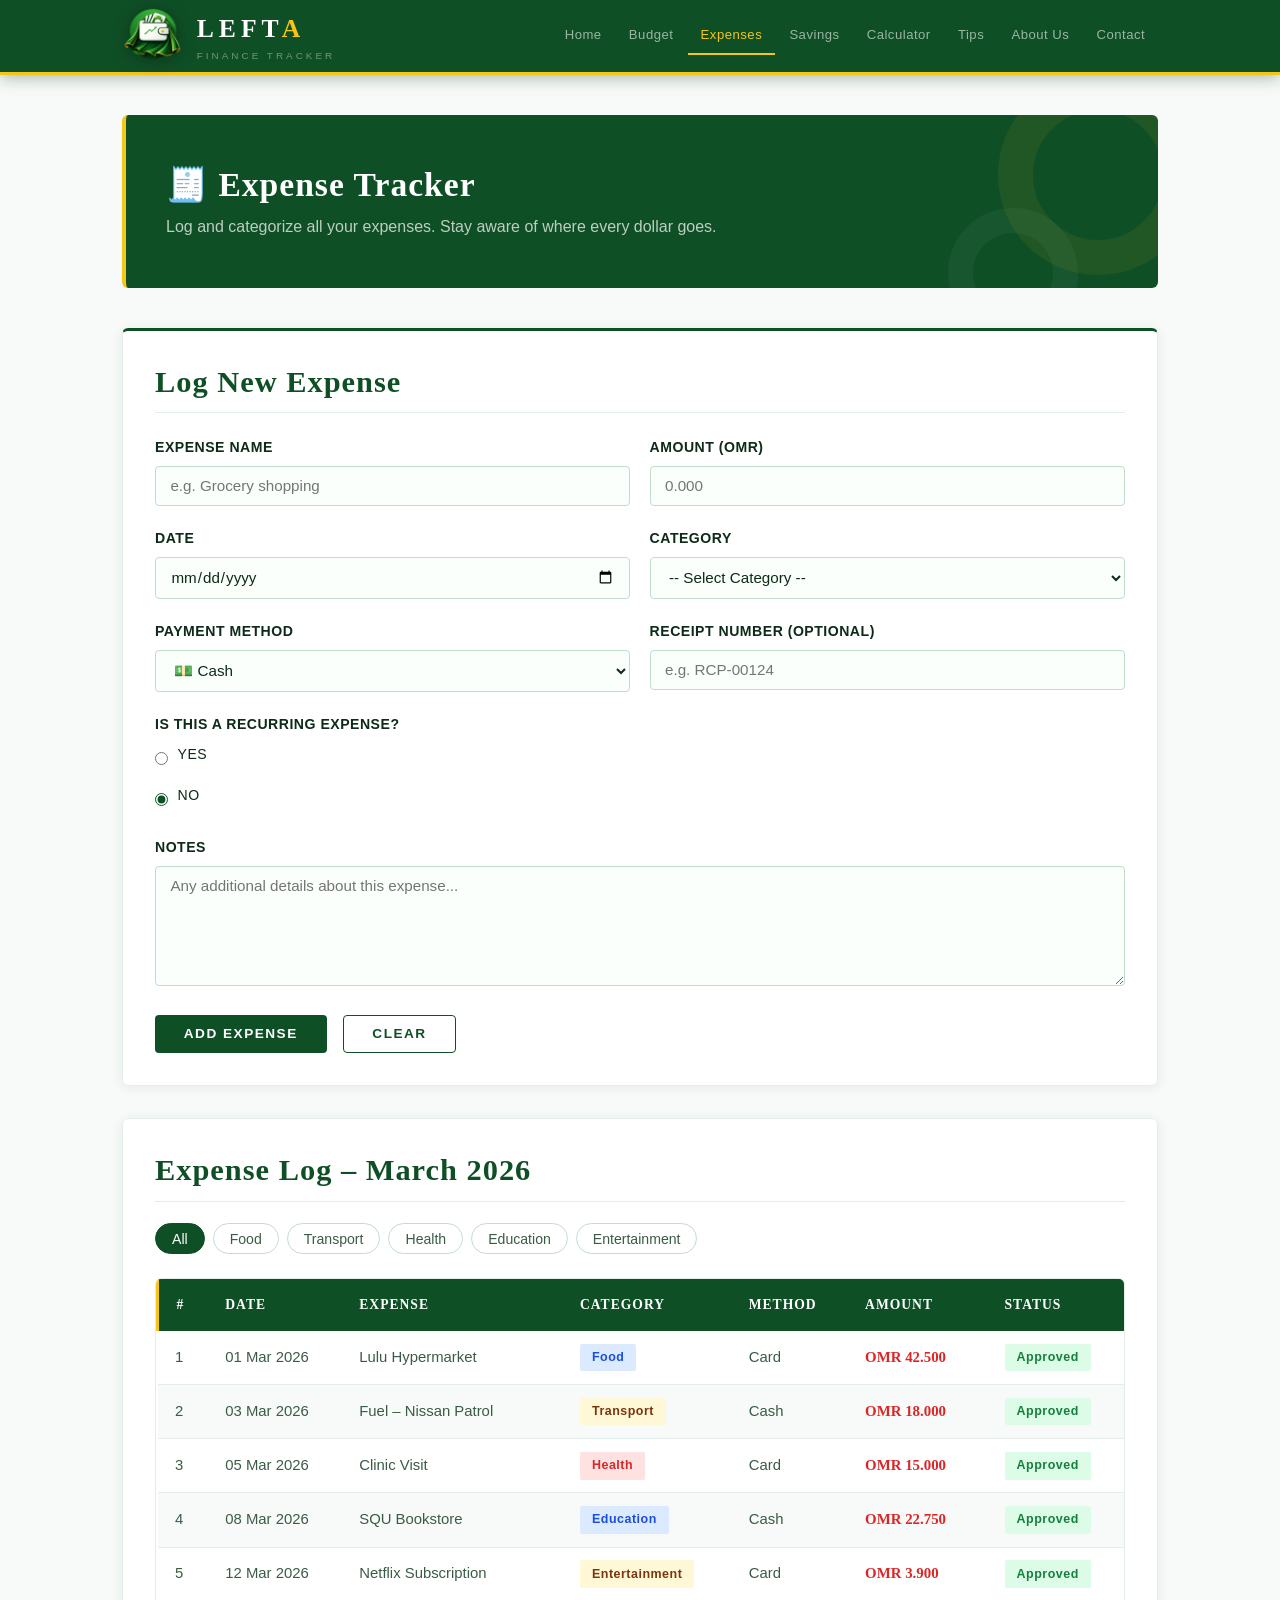
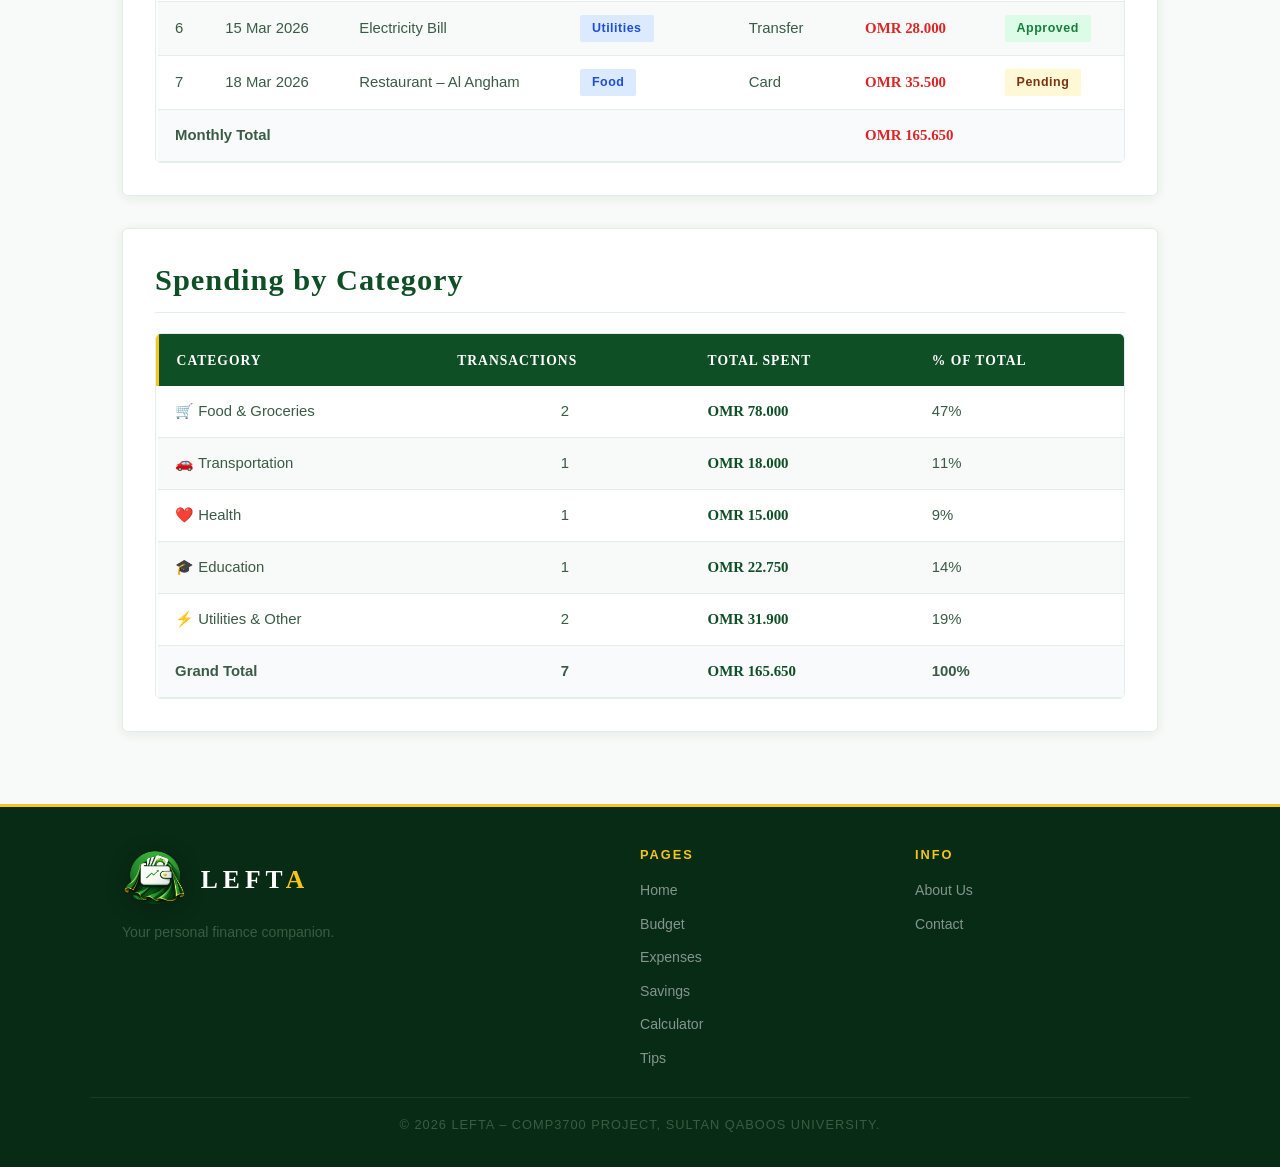
<file: LEFTA-part2/pages/expenses.html>
<!DOCTYPE html>
<html lang="en">
<head>
  <meta charset="UTF-8"/>
  <meta name="viewport" content="width=device-width, initial-scale=1.0"/>
  <title>Expense Tracker – Lefta</title>
  <link rel="stylesheet" href="../css/style.css"/>
  <style>
    .category-filter { display: flex; gap: 0.5rem; flex-wrap: wrap; margin-bottom: 1.5rem; }
    .filter-btn {
      padding: 0.4rem 1rem; border-radius: 20px;
      border: 1.5px solid var(--border); background: white;
      cursor: pointer; font-size: 0.88rem; color: var(--text-mid);
      transition: all 0.2s;
    }
    .filter-btn.active, .filter-btn:hover {
      background: var(--primary); color: white; border-color: var(--primary);
    }
  </style>
</head>
<body>

  <header>
    <div class="header-inner">
      <a href="../index.html" class="logo">
        <img src="../images/logo.png" alt="Lefta Logo" class="logo-img"/>
        <div><span class="logo-text">LEFT<span>A</span></span><span class="logo-tagline">Finance Tracker</span></div>
      </a>
      <button class="nav-toggle" onclick="toggleNav()">&#9776;</button>
      <nav>
        <ul id="nav-menu">
          <li><a href="../index.html">Home</a></li>
          <li><a href="budget.html">Budget</a></li>
          <li><a href="expenses.html" class="active">Expenses</a></li>
          <li><a href="savings.html">Savings</a></li>
          <li><a href="calculator.html">Calculator</a></li>
          <li><a href="tips.html">Tips</a></li>
          <li><a href="about.html">About Us</a></li>
          <li><a href="contact.html">Contact</a></li>
        </ul>
      </nav>
    </div>
  </header>

  <main>
    <div class="page-hero">
      <h1>🧾 Expense Tracker</h1>
      <p>Log and categorize all your expenses. Stay aware of where every dollar goes.</p>
    </div>

    <!-- Add Expense Form -->
    <div class="form-section">
      <h2>Log New Expense</h2>
      <form action="https://httpbin.org/get" method="GET">
        <div class="form-row">
          <div class="form-group">
            <label for="exp-name">Expense Name</label>
            <input type="text" id="exp-name" name="expense_name" placeholder="e.g. Grocery shopping" required/>
          </div>
          <div class="form-group">
            <label for="exp-amount">Amount (OMR)</label>
            <input type="number" id="exp-amount" name="amount" placeholder="0.000" min="0" step="0.001" required/>
          </div>
        </div>

        <div class="form-row">
          <div class="form-group">
            <label for="exp-date">Date</label>
            <input type="date" id="exp-date" name="date" required/>
          </div>
          <div class="form-group">
            <label for="exp-category">Category</label>
            <select id="exp-category" name="category" required>
              <option value="">-- Select Category --</option>
              <option value="food">🛒 Food &amp; Groceries</option>
              <option value="transport">🚗 Transportation</option>
              <option value="housing">🏠 Housing</option>
              <option value="health">❤️ Health</option>
              <option value="education">🎓 Education</option>
              <option value="entertainment">🎬 Entertainment</option>
              <option value="clothing">👗 Clothing</option>
              <option value="utilities">⚡ Utilities</option>
              <option value="other">📦 Other</option>
            </select>
          </div>
        </div>

        <div class="form-row">
          <div class="form-group">
            <label for="exp-method">Payment Method</label>
            <select id="exp-method" name="payment_method">
              <option value="cash">💵 Cash</option>
              <option value="card">💳 Credit/Debit Card</option>
              <option value="transfer">🏦 Bank Transfer</option>
              <option value="digital">📱 Digital Wallet</option>
            </select>
          </div>
          <div class="form-group">
            <label for="exp-receipt">Receipt Number (optional)</label>
            <input type="text" id="exp-receipt" name="receipt_no" placeholder="e.g. RCP-00124"/>
          </div>
        </div>

        <div class="form-group">
          <label>Is this a recurring expense?</label>
          <div class="form-inline">
            <input type="radio" id="rec-yes" name="recurring" value="yes"/>
            <label for="rec-yes" style="display:inline;font-weight:normal">Yes</label>
          </div>
          <div class="form-inline">
            <input type="radio" id="rec-no" name="recurring" value="no" checked/>
            <label for="rec-no" style="display:inline;font-weight:normal">No</label>
          </div>
        </div>

        <div class="form-group">
          <label for="exp-notes">Notes</label>
          <textarea id="exp-notes" name="notes" placeholder="Any additional details about this expense..."></textarea>
        </div>

        <div style="display:flex;gap:1rem;flex-wrap:wrap;">
          <button type="submit" class="btn btn-primary">Add Expense</button>
          <button type="reset" class="btn btn-outline">Clear</button>
        </div>
      </form>
    </div>

    <!-- Expenses Table -->
    <div class="card">
      <h2>Expense Log – March 2026</h2>
      <div class="category-filter">
        <button class="filter-btn active">All</button>
        <button class="filter-btn">Food</button>
        <button class="filter-btn">Transport</button>
        <button class="filter-btn">Health</button>
        <button class="filter-btn">Education</button>
        <button class="filter-btn">Entertainment</button>
      </div>
      <div class="table-wrap">
        <table>
          <thead>
            <tr>
              <th>#</th>
              <th>Date</th>
              <th>Expense</th>
              <th>Category</th>
              <th>Method</th>
              <th>Amount</th>
              <th>Status</th>
            </tr>
          </thead>
          <tbody>
            <tr>
              <td>1</td>
              <td>01 Mar 2026</td>
              <td>Lulu Hypermarket</td>
              <td><span class="badge badge-blue">Food</span></td>
              <td>Card</td>
              <td class="td-amount td-negative">OMR 42.500</td>
              <td><span class="badge badge-green">Approved</span></td>
            </tr>
            <tr>
              <td>2</td>
              <td>03 Mar 2026</td>
              <td>Fuel – Nissan Patrol</td>
              <td><span class="badge badge-yellow">Transport</span></td>
              <td>Cash</td>
              <td class="td-amount td-negative">OMR 18.000</td>
              <td><span class="badge badge-green">Approved</span></td>
            </tr>
            <tr>
              <td>3</td>
              <td>05 Mar 2026</td>
              <td>Clinic Visit</td>
              <td><span class="badge badge-red">Health</span></td>
              <td>Card</td>
              <td class="td-amount td-negative">OMR 15.000</td>
              <td><span class="badge badge-green">Approved</span></td>
            </tr>
            <tr>
              <td>4</td>
              <td>08 Mar 2026</td>
              <td>SQU Bookstore</td>
              <td><span class="badge badge-blue">Education</span></td>
              <td>Cash</td>
              <td class="td-amount td-negative">OMR 22.750</td>
              <td><span class="badge badge-green">Approved</span></td>
            </tr>
            <tr>
              <td>5</td>
              <td>12 Mar 2026</td>
              <td>Netflix Subscription</td>
              <td><span class="badge badge-yellow">Entertainment</span></td>
              <td>Card</td>
              <td class="td-amount td-negative">OMR 3.900</td>
              <td><span class="badge badge-green">Approved</span></td>
            </tr>
            <tr>
              <td>6</td>
              <td>15 Mar 2026</td>
              <td>Electricity Bill</td>
              <td><span class="badge badge-blue">Utilities</span></td>
              <td>Transfer</td>
              <td class="td-amount td-negative">OMR 28.000</td>
              <td><span class="badge badge-green">Approved</span></td>
            </tr>
            <tr>
              <td>7</td>
              <td>18 Mar 2026</td>
              <td>Restaurant – Al Angham</td>
              <td><span class="badge badge-blue">Food</span></td>
              <td>Card</td>
              <td class="td-amount td-negative">OMR 35.500</td>
              <td><span class="badge badge-yellow">Pending</span></td>
            </tr>
            <tr style="background:#f8fafc;">
              <td colspan="5"><strong>Monthly Total</strong></td>
              <td class="td-amount td-negative"><strong>OMR 165.650</strong></td>
              <td></td>
            </tr>
          </tbody>
        </table>
      </div>
    </div>

    <!-- Category Summary Table -->
    <div class="card">
      <h2>Spending by Category</h2>
      <div class="table-wrap">
        <table>
          <thead>
            <tr>
              <th>Category</th>
              <th>Transactions</th>
              <th>Total Spent</th>
              <th>% of Total</th>
            </tr>
          </thead>
          <tbody>
            <tr>
              <td>🛒 Food &amp; Groceries</td>
              <td style="text-align:center">2</td>
              <td class="td-amount">OMR 78.000</td>
              <td>47%</td>
            </tr>
            <tr>
              <td>🚗 Transportation</td>
              <td style="text-align:center">1</td>
              <td class="td-amount">OMR 18.000</td>
              <td>11%</td>
            </tr>
            <tr>
              <td>❤️ Health</td>
              <td style="text-align:center">1</td>
              <td class="td-amount">OMR 15.000</td>
              <td>9%</td>
            </tr>
            <tr>
              <td>🎓 Education</td>
              <td style="text-align:center">1</td>
              <td class="td-amount">OMR 22.750</td>
              <td>14%</td>
            </tr>
            <tr>
              <td>⚡ Utilities &amp; Other</td>
              <td style="text-align:center">2</td>
              <td class="td-amount">OMR 31.900</td>
              <td>19%</td>
            </tr>
            <tr style="background:#f8fafc;">
              <td><strong>Grand Total</strong></td>
              <td style="text-align:center"><strong>7</strong></td>
              <td class="td-amount"><strong>OMR 165.650</strong></td>
              <td><strong>100%</strong></td>
            </tr>
          </tbody>
        </table>
      </div>
    </div>

  </main>

  <footer>
    <div class="footer-inner">
      <div class="footer-brand">
        <div style="display:flex;align-items:center;gap:0.8rem;margin-bottom:0.5rem;">
          <img src="../images/logo.png" alt="Lefta" class="logo-graphic-sm"/>
          <span class="logo-text">LEFT<span style="color:var(--accent)">A</span></span>
        </div>
        <p style="font-size:0.88rem;margin-top:0.3rem;">Your personal finance companion.</p>
      </div>
      <div>
        <h4>Pages</h4>
        <ul>
          <li><a href="../index.html">Home</a></li>
          <li><a href="budget.html">Budget</a></li>
          <li><a href="expenses.html">Expenses</a></li>
          <li><a href="savings.html">Savings</a></li>
          <li><a href="calculator.html">Calculator</a></li>
          <li><a href="tips.html">Tips</a></li>
        </ul>
      </div>
      <div>
        <h4>Info</h4>
        <ul>
          <li><a href="about.html">About Us</a></li>
          <li><a href="contact.html">Contact</a></li>
        </ul>
      </div>
    </div>
    <div class="footer-bottom">
      <p>&copy; 2026 Lefta – COMP3700 Project, Sultan Qaboos University.</p>
    </div>
  </footer>

  <script>function toggleNav(){document.getElementById('nav-menu').classList.toggle('open');}</script>
</body>
</html>
</file>
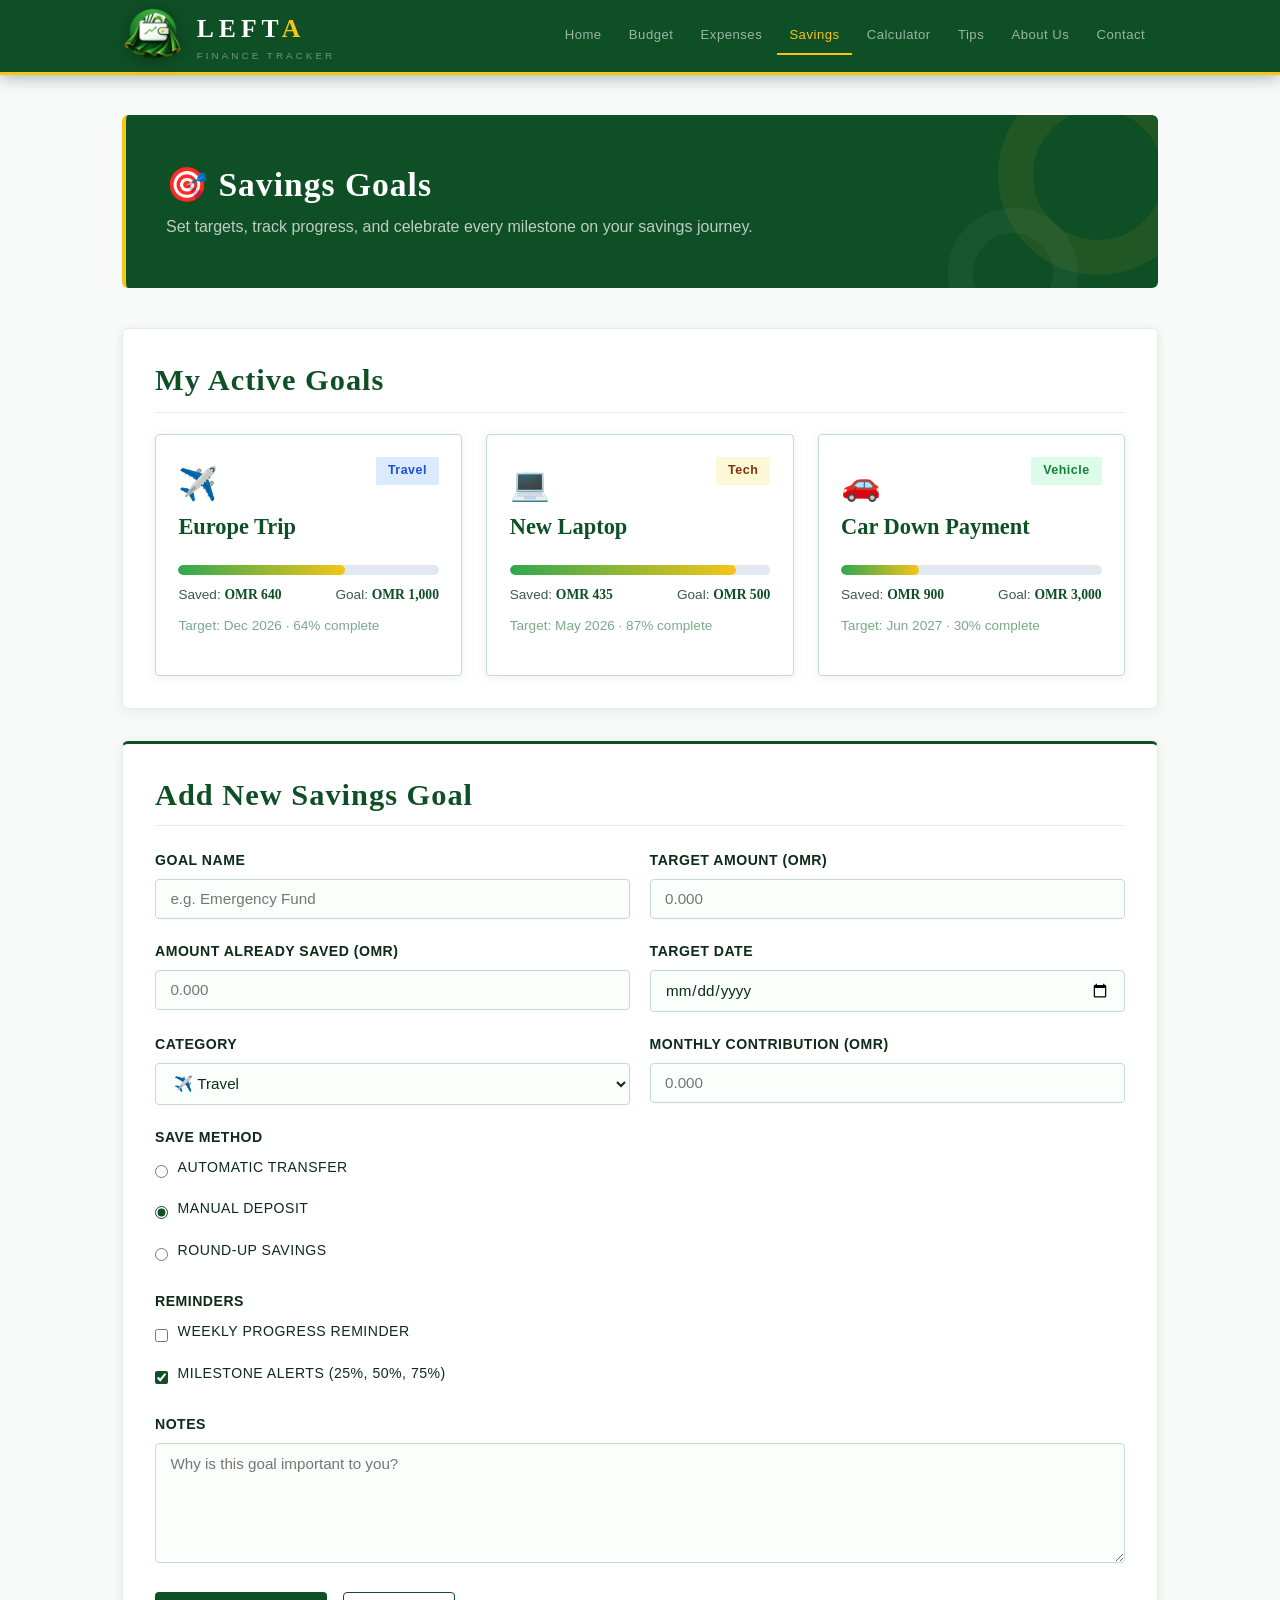
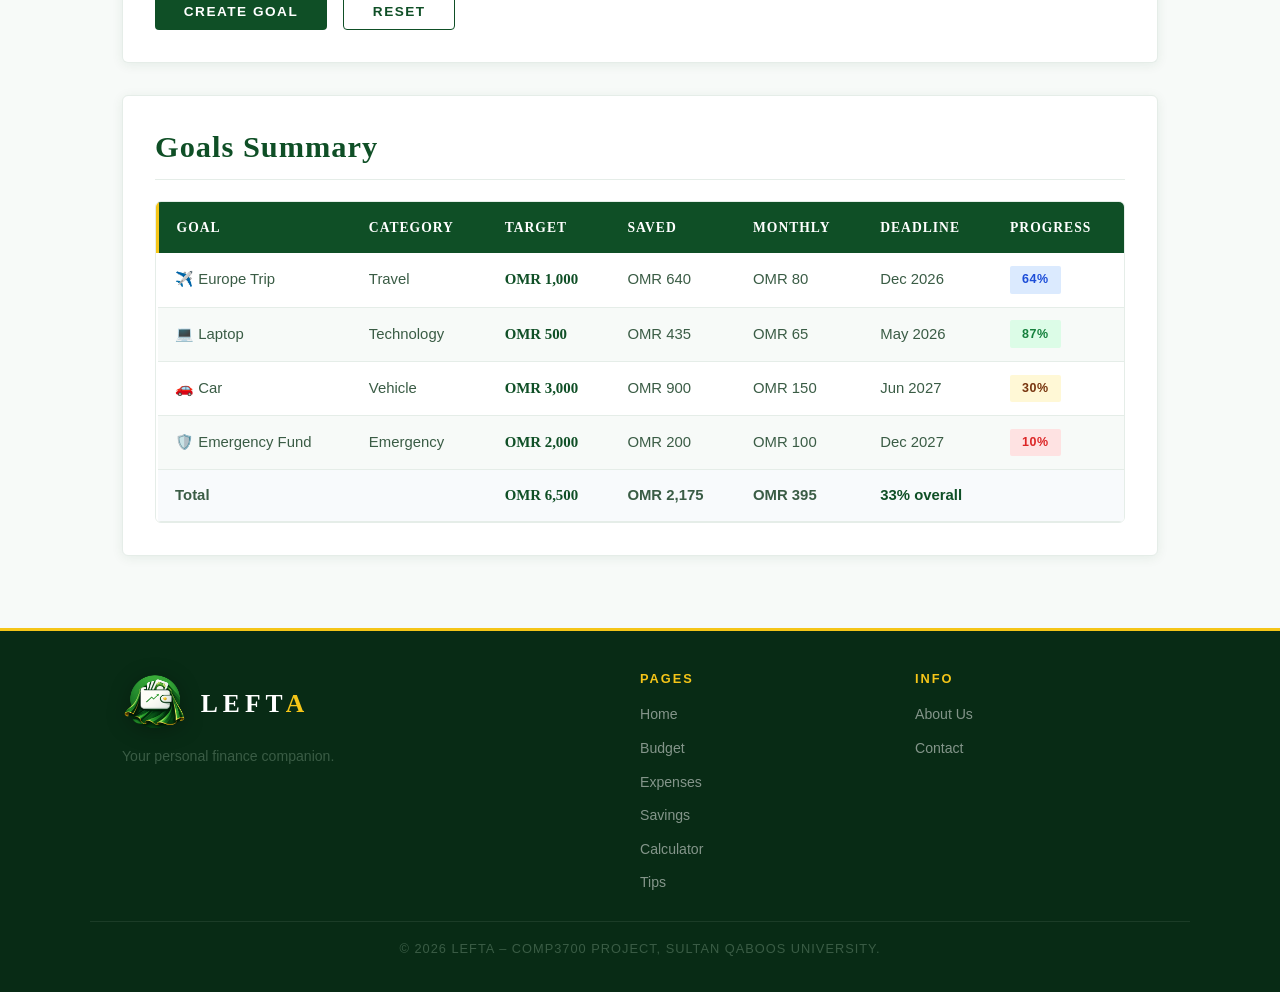
<file: LEFTA-part2/pages/savings.html>
<!DOCTYPE html>
<html lang="en">
<head>
  <meta charset="UTF-8"/>
  <meta name="viewport" content="width=device-width, initial-scale=1.0"/>
  <title>Savings Goals – Lefta</title>
  <link rel="stylesheet" href="../css/style.css"/>
  <style>
    .goal-card {
      background: var(--bg-card);
      border: 1px solid var(--border);
      border-radius: var(--radius);
      padding: 1.4rem;
      box-shadow: var(--shadow);
      transition: transform 0.2s;
    }
    .goal-card:hover { transform: translateY(-3px); }
    .goal-header { display: flex; justify-content: space-between; align-items: flex-start; margin-bottom: 0.8rem; }
    .goal-icon { font-size: 2rem; }
    .goal-progress-wrap { background: #e2e8f0; border-radius: 20px; height: 10px; margin: 0.5rem 0; overflow: hidden; }
    .goal-progress { height: 100%; border-radius: 20px; background: linear-gradient(90deg, var(--primary-light), var(--accent)); }
    .goal-amounts { display: flex; justify-content: space-between; font-size: 0.85rem; color: var(--text-mid); }
    .goal-amounts strong { color: var(--primary); font-family: var(--font-heading); }
  </style>
</head>
<body>

  <header>
    <div class="header-inner">
      <a href="../index.html" class="logo">
        <img src="../images/logo.png" alt="Lefta Logo" class="logo-img"/>
        <div><span class="logo-text">LEFT<span>A</span></span><span class="logo-tagline">Finance Tracker</span></div>
      </a>
      <button class="nav-toggle" onclick="toggleNav()">&#9776;</button>
      <nav>
        <ul id="nav-menu">
          <li><a href="../index.html">Home</a></li>
          <li><a href="budget.html">Budget</a></li>
          <li><a href="expenses.html">Expenses</a></li>
          <li><a href="savings.html" class="active">Savings</a></li>
          <li><a href="calculator.html">Calculator</a></li>
          <li><a href="tips.html">Tips</a></li>
          <li><a href="about.html">About Us</a></li>
          <li><a href="contact.html">Contact</a></li>
        </ul>
      </nav>
    </div>
  </header>

  <main>
    <div class="page-hero">
      <h1>🎯 Savings Goals</h1>
      <p>Set targets, track progress, and celebrate every milestone on your savings journey.</p>
    </div>

    <!-- Existing Goals -->
    <div class="card">
      <h2>My Active Goals</h2>
      <div class="grid-3">
        <div class="goal-card">
          <div class="goal-header">
            <div>
              <span class="goal-icon">✈️</span>
              <h3>Europe Trip</h3>
            </div>
            <span class="badge badge-blue">Travel</span>
          </div>
          <div class="goal-progress-wrap"><div class="goal-progress" style="width:64%"></div></div>
          <div class="goal-amounts">
            <span>Saved: <strong>OMR 640</strong></span>
            <span>Goal: <strong>OMR 1,000</strong></span>
          </div>
          <p style="font-size:0.85rem;color:var(--text-light);margin-top:0.5rem;">Target: Dec 2026 · 64% complete</p>
        </div>

        <div class="goal-card">
          <div class="goal-header">
            <div>
              <span class="goal-icon">💻</span>
              <h3>New Laptop</h3>
            </div>
            <span class="badge badge-yellow">Tech</span>
          </div>
          <div class="goal-progress-wrap"><div class="goal-progress" style="width:87%"></div></div>
          <div class="goal-amounts">
            <span>Saved: <strong>OMR 435</strong></span>
            <span>Goal: <strong>OMR 500</strong></span>
          </div>
          <p style="font-size:0.85rem;color:var(--text-light);margin-top:0.5rem;">Target: May 2026 · 87% complete</p>
        </div>

        <div class="goal-card">
          <div class="goal-header">
            <div>
              <span class="goal-icon">🚗</span>
              <h3>Car Down Payment</h3>
            </div>
            <span class="badge badge-green">Vehicle</span>
          </div>
          <div class="goal-progress-wrap"><div class="goal-progress" style="width:30%"></div></div>
          <div class="goal-amounts">
            <span>Saved: <strong>OMR 900</strong></span>
            <span>Goal: <strong>OMR 3,000</strong></span>
          </div>
          <p style="font-size:0.85rem;color:var(--text-light);margin-top:0.5rem;">Target: Jun 2027 · 30% complete</p>
        </div>
      </div>
    </div>

    <!-- New Goal Form -->
    <div class="form-section">
      <h2>Add New Savings Goal</h2>
      <form action="https://httpbin.org/get" method="GET">

        <div class="form-row">
          <div class="form-group">
            <label for="goal-name">Goal Name</label>
            <input type="text" id="goal-name" name="goal_name" placeholder="e.g. Emergency Fund" required/>
          </div>
          <div class="form-group">
            <label for="goal-amount">Target Amount (OMR)</label>
            <input type="number" id="goal-amount" name="target_amount" placeholder="0.000" min="0" step="0.001" required/>
          </div>
        </div>

        <div class="form-row">
          <div class="form-group">
            <label for="goal-saved">Amount Already Saved (OMR)</label>
            <input type="number" id="goal-saved" name="saved_amount" placeholder="0.000" min="0" step="0.001"/>
          </div>
          <div class="form-group">
            <label for="goal-date">Target Date</label>
            <input type="date" id="goal-date" name="target_date" required/>
          </div>
        </div>

        <div class="form-row">
          <div class="form-group">
            <label for="goal-category">Category</label>
            <select id="goal-category" name="category">
              <option value="travel">✈️ Travel</option>
              <option value="tech">💻 Technology</option>
              <option value="vehicle">🚗 Vehicle</option>
              <option value="home">🏠 Home</option>
              <option value="education">🎓 Education</option>
              <option value="emergency">🛡️ Emergency Fund</option>
              <option value="other">📦 Other</option>
            </select>
          </div>
          <div class="form-group">
            <label for="monthly-contrib">Monthly Contribution (OMR)</label>
            <input type="number" id="monthly-contrib" name="monthly_contribution" placeholder="0.000" min="0" step="0.001"/>
          </div>
        </div>

        <div class="form-group">
          <label>Save Method</label>
          <div class="form-inline">
            <input type="radio" id="sm-auto" name="save_method" value="automatic"/>
            <label for="sm-auto" style="display:inline;font-weight:normal">Automatic Transfer</label>
          </div>
          <div class="form-inline">
            <input type="radio" id="sm-manual" name="save_method" value="manual" checked/>
            <label for="sm-manual" style="display:inline;font-weight:normal">Manual Deposit</label>
          </div>
          <div class="form-inline">
            <input type="radio" id="sm-round" name="save_method" value="roundup"/>
            <label for="sm-round" style="display:inline;font-weight:normal">Round-Up Savings</label>
          </div>
        </div>

        <div class="form-group">
          <label>Reminders</label>
          <div class="form-inline">
            <input type="checkbox" id="rem-weekly" name="remind_weekly" value="yes"/>
            <label for="rem-weekly" style="display:inline;font-weight:normal">Weekly progress reminder</label>
          </div>
          <div class="form-inline">
            <input type="checkbox" id="rem-milestone" name="remind_milestone" value="yes" checked/>
            <label for="rem-milestone" style="display:inline;font-weight:normal">Milestone alerts (25%, 50%, 75%)</label>
          </div>
        </div>

        <div class="form-group">
          <label for="goal-notes">Notes</label>
          <textarea id="goal-notes" name="notes" placeholder="Why is this goal important to you?"></textarea>
        </div>

        <div style="display:flex;gap:1rem;flex-wrap:wrap;">
          <button type="submit" class="btn btn-primary">Create Goal</button>
          <button type="reset" class="btn btn-outline">Reset</button>
        </div>
      </form>
    </div>

    <!-- Goals Summary Table -->
    <div class="card">
      <h2>Goals Summary</h2>
      <div class="table-wrap">
        <table>
          <thead>
            <tr>
              <th>Goal</th>
              <th>Category</th>
              <th>Target</th>
              <th>Saved</th>
              <th>Monthly</th>
              <th>Deadline</th>
              <th>Progress</th>
            </tr>
          </thead>
          <tbody>
            <tr>
              <td>✈️ Europe Trip</td>
              <td>Travel</td>
              <td class="td-amount">OMR 1,000</td>
              <td>OMR 640</td>
              <td>OMR 80</td>
              <td>Dec 2026</td>
              <td><span class="badge badge-blue">64%</span></td>
            </tr>
            <tr>
              <td>💻 Laptop</td>
              <td>Technology</td>
              <td class="td-amount">OMR 500</td>
              <td>OMR 435</td>
              <td>OMR 65</td>
              <td>May 2026</td>
              <td><span class="badge badge-green">87%</span></td>
            </tr>
            <tr>
              <td>🚗 Car</td>
              <td>Vehicle</td>
              <td class="td-amount">OMR 3,000</td>
              <td>OMR 900</td>
              <td>OMR 150</td>
              <td>Jun 2027</td>
              <td><span class="badge badge-yellow">30%</span></td>
            </tr>
            <tr>
              <td>🛡️ Emergency Fund</td>
              <td>Emergency</td>
              <td class="td-amount">OMR 2,000</td>
              <td>OMR 200</td>
              <td>OMR 100</td>
              <td>Dec 2027</td>
              <td><span class="badge badge-red">10%</span></td>
            </tr>
            <tr style="background:#f8fafc;">
              <td colspan="2"><strong>Total</strong></td>
              <td class="td-amount"><strong>OMR 6,500</strong></td>
              <td><strong>OMR 2,175</strong></td>
              <td><strong>OMR 395</strong></td>
              <td colspan="2" style="color:var(--primary)"><strong>33% overall</strong></td>
            </tr>
          </tbody>
        </table>
      </div>
    </div>

  </main>

  <footer>
    <div class="footer-inner">
      <div class="footer-brand">
        <div style="display:flex;align-items:center;gap:0.8rem;margin-bottom:0.5rem;">
          <img src="../images/logo.png" alt="Lefta" class="logo-graphic-sm"/>
          <span class="logo-text">LEFT<span style="color:var(--accent)">A</span></span>
        </div>
        <p style="font-size:0.88rem;margin-top:0.3rem;">Your personal finance companion.</p>
      </div>
      <div>
        <h4>Pages</h4>
        <ul>
          <li><a href="../index.html">Home</a></li>
          <li><a href="budget.html">Budget</a></li>
          <li><a href="expenses.html">Expenses</a></li>
          <li><a href="savings.html">Savings</a></li>
          <li><a href="calculator.html">Calculator</a></li>
          <li><a href="tips.html">Tips</a></li>
        </ul>
      </div>
      <div>
        <h4>Info</h4>
        <ul>
          <li><a href="about.html">About Us</a></li>
          <li><a href="contact.html">Contact</a></li>
        </ul>
      </div>
    </div>
    <div class="footer-bottom">
      <p>&copy; 2026 Lefta – COMP3700 Project, Sultan Qaboos University.</p>
    </div>
  </footer>

  <script>function toggleNav(){document.getElementById('nav-menu').classList.toggle('open');}</script>
</body>
</html>
</file>
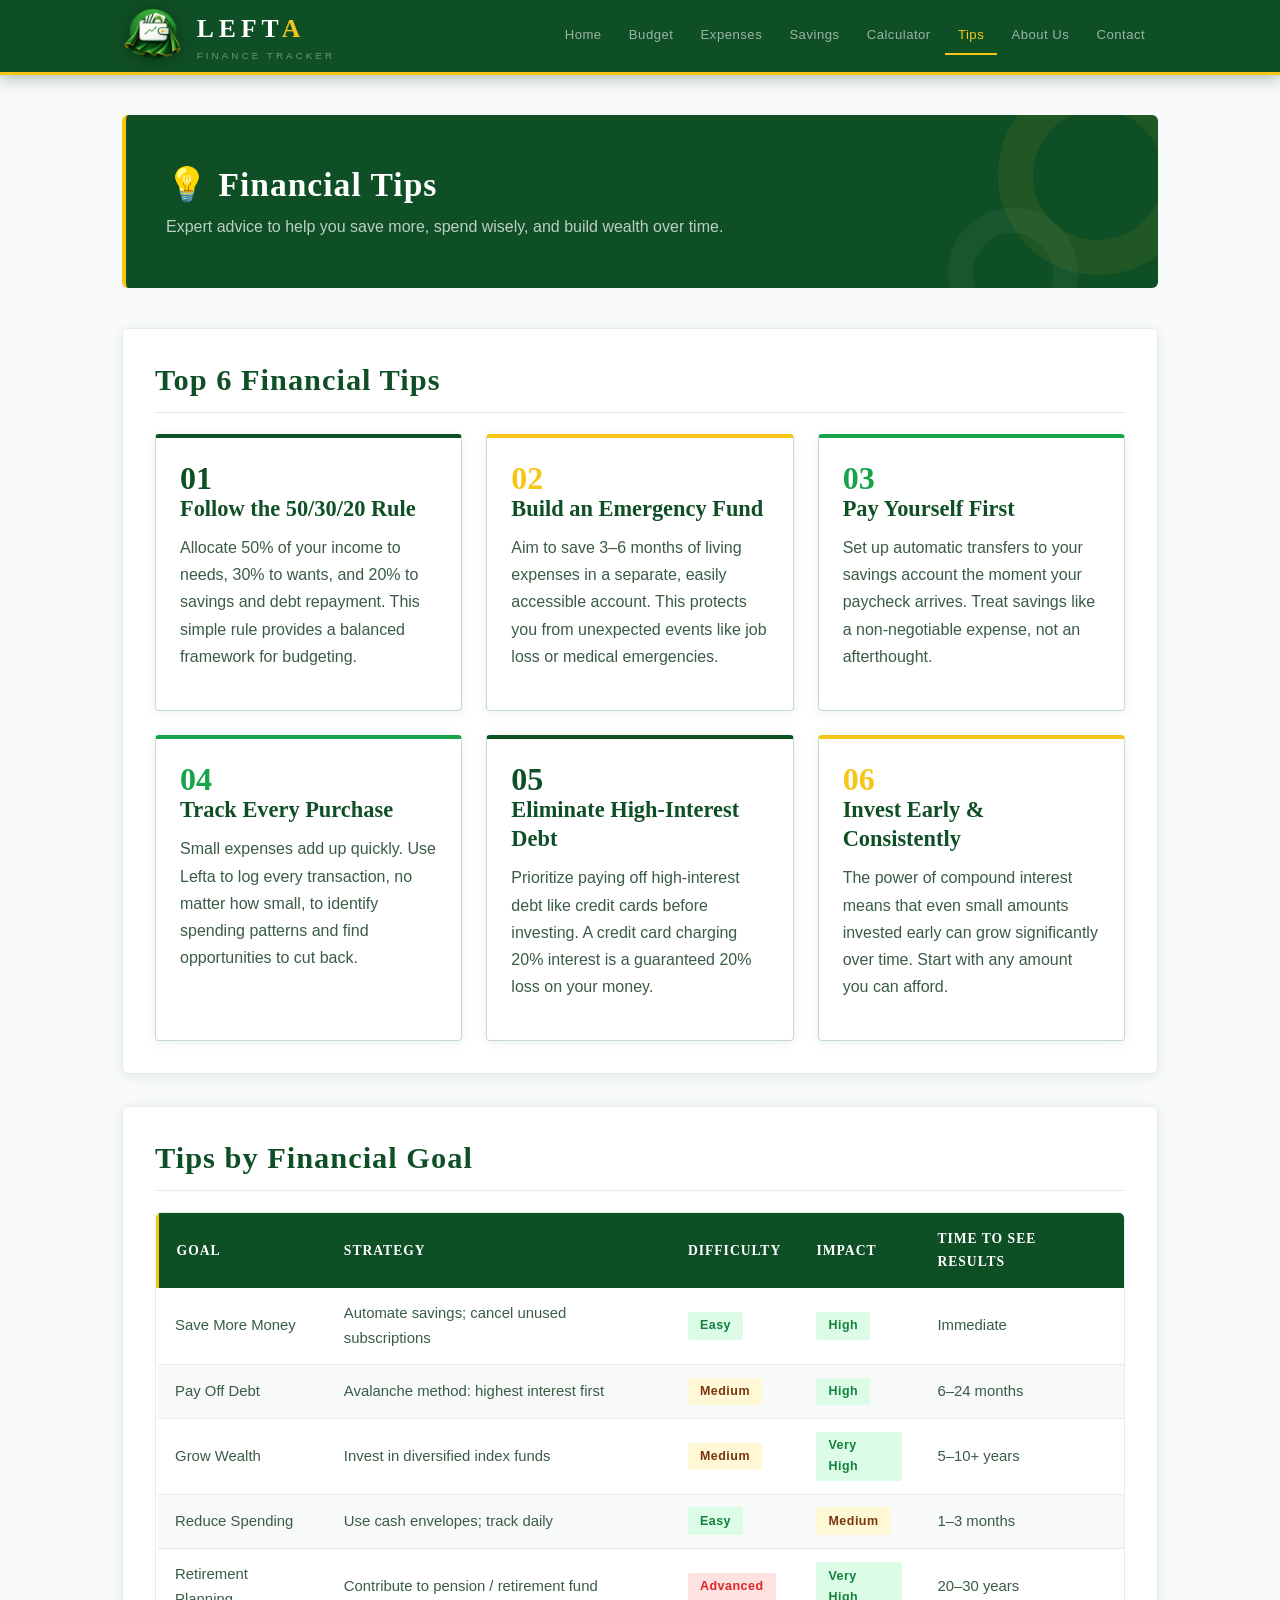
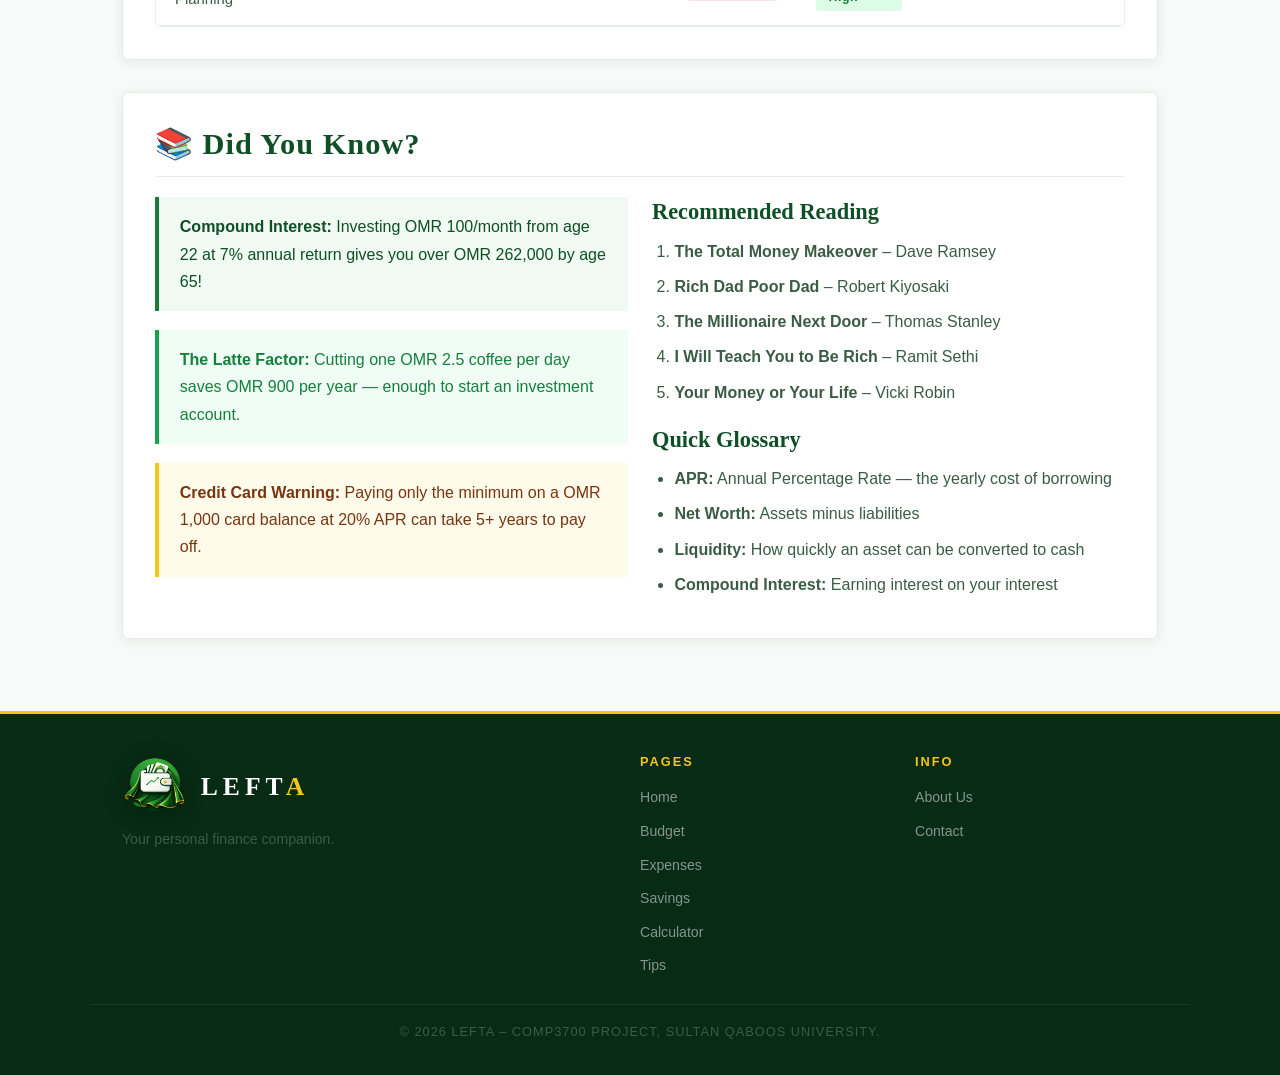
<file: LEFTA-part2/pages/tips.html>
<!DOCTYPE html>
<html lang="en">
<head>
  <meta charset="UTF-8"/>
  <meta name="viewport" content="width=device-width, initial-scale=1.0"/>
  <title>Finance Tips – Lefta</title>
  <link rel="stylesheet" href="../css/style.css"/>
  <style>
    .tip-card {
      background: var(--bg-card);
      border: 1px solid var(--border);
      border-radius: var(--radius);
      padding: 1.5rem;
      box-shadow: var(--shadow);
      border-top: 4px solid var(--primary);
    }
    .tip-card.accent-top { border-top-color: var(--accent); }
    .tip-card.green-top  { border-top-color: var(--success); }
    .tip-number {
      font-size: 2rem; font-family: var(--font-heading);
      color: var(--primary); font-weight: bold; line-height: 1;
    }
  </style>
</head>
<body>

  <header>
    <div class="header-inner">
      <a href="../index.html" class="logo">
        <img src="../images/logo.png" alt="Lefta Logo" class="logo-img"/>
        <div><span class="logo-text">LEFT<span>A</span></span><span class="logo-tagline">Finance Tracker</span></div>
      </a>
      <button class="nav-toggle" onclick="toggleNav()">&#9776;</button>
      <nav>
        <ul id="nav-menu">
          <li><a href="../index.html">Home</a></li>
          <li><a href="budget.html">Budget</a></li>
          <li><a href="expenses.html">Expenses</a></li>
          <li><a href="savings.html">Savings</a></li>
          <li><a href="calculator.html">Calculator</a></li>
          <li><a href="tips.html" class="active">Tips</a></li>
          <li><a href="about.html">About Us</a></li>
          <li><a href="contact.html">Contact</a></li>
        </ul>
      </nav>
    </div>
  </header>

  <main>
    <div class="page-hero">
      <h1>💡 Financial Tips</h1>
      <p>Expert advice to help you save more, spend wisely, and build wealth over time.</p>
    </div>

    <!-- Top Tips Grid -->
    <div class="card">
      <h2>Top 6 Financial Tips</h2>
      <div class="grid-3">
        <div class="tip-card">
          <div class="tip-number">01</div>
          <h3>Follow the 50/30/20 Rule</h3>
          <p>Allocate 50% of your income to needs, 30% to wants, and 20% to savings and debt repayment. This simple rule provides a balanced framework for budgeting.</p>
        </div>
        <div class="tip-card accent-top">
          <div class="tip-number" style="color:var(--accent)">02</div>
          <h3>Build an Emergency Fund</h3>
          <p>Aim to save 3–6 months of living expenses in a separate, easily accessible account. This protects you from unexpected events like job loss or medical emergencies.</p>
        </div>
        <div class="tip-card green-top">
          <div class="tip-number" style="color:var(--success)">03</div>
          <h3>Pay Yourself First</h3>
          <p>Set up automatic transfers to your savings account the moment your paycheck arrives. Treat savings like a non-negotiable expense, not an afterthought.</p>
        </div>
        <div class="tip-card green-top">
          <div class="tip-number" style="color:var(--success)">04</div>
          <h3>Track Every Purchase</h3>
          <p>Small expenses add up quickly. Use Lefta to log every transaction, no matter how small, to identify spending patterns and find opportunities to cut back.</p>
        </div>
        <div class="tip-card">
          <div class="tip-number">05</div>
          <h3>Eliminate High-Interest Debt</h3>
          <p>Prioritize paying off high-interest debt like credit cards before investing. A credit card charging 20% interest is a guaranteed 20% loss on your money.</p>
        </div>
        <div class="tip-card accent-top">
          <div class="tip-number" style="color:var(--accent)">06</div>
          <h3>Invest Early &amp; Consistently</h3>
          <p>The power of compound interest means that even small amounts invested early can grow significantly over time. Start with any amount you can afford.</p>
        </div>
      </div>
    </div>

    <!-- Tips by Category Table -->
    <div class="card">
      <h2>Tips by Financial Goal</h2>
      <div class="table-wrap">
        <table>
          <thead>
            <tr>
              <th>Goal</th>
              <th>Strategy</th>
              <th>Difficulty</th>
              <th>Impact</th>
              <th>Time to See Results</th>
            </tr>
          </thead>
          <tbody>
            <tr>
              <td>Save More Money</td>
              <td>Automate savings; cancel unused subscriptions</td>
              <td><span class="badge badge-green">Easy</span></td>
              <td><span class="badge badge-green">High</span></td>
              <td>Immediate</td>
            </tr>
            <tr>
              <td>Pay Off Debt</td>
              <td>Avalanche method: highest interest first</td>
              <td><span class="badge badge-yellow">Medium</span></td>
              <td><span class="badge badge-green">High</span></td>
              <td>6–24 months</td>
            </tr>
            <tr>
              <td>Grow Wealth</td>
              <td>Invest in diversified index funds</td>
              <td><span class="badge badge-yellow">Medium</span></td>
              <td><span class="badge badge-green">Very High</span></td>
              <td>5–10+ years</td>
            </tr>
            <tr>
              <td>Reduce Spending</td>
              <td>Use cash envelopes; track daily</td>
              <td><span class="badge badge-green">Easy</span></td>
              <td><span class="badge badge-yellow">Medium</span></td>
              <td>1–3 months</td>
            </tr>
            <tr>
              <td>Retirement Planning</td>
              <td>Contribute to pension / retirement fund</td>
              <td><span class="badge badge-red">Advanced</span></td>
              <td><span class="badge badge-green">Very High</span></td>
              <td>20–30 years</td>
            </tr>
          </tbody>
        </table>
      </div>
    </div>

    <!-- Did You Know -->
    <div class="card">
      <h2>📚 Did You Know?</h2>
      <div class="grid-2">
        <div>
          <div class="alert alert-info">
            <strong>Compound Interest:</strong> Investing OMR 100/month from age 22 at 7% annual return gives you over OMR 262,000 by age 65!
          </div>
          <div class="alert alert-success">
            <strong>The Latte Factor:</strong> Cutting one OMR 2.5 coffee per day saves OMR 900 per year — enough to start an investment account.
          </div>
          <div class="alert alert-warn">
            <strong>Credit Card Warning:</strong> Paying only the minimum on a OMR 1,000 card balance at 20% APR can take 5+ years to pay off.
          </div>
        </div>
        <div>
          <h3>Recommended Reading</h3>
          <ol class="styled">
            <li><strong>The Total Money Makeover</strong> – Dave Ramsey</li>
            <li><strong>Rich Dad Poor Dad</strong> – Robert Kiyosaki</li>
            <li><strong>The Millionaire Next Door</strong> – Thomas Stanley</li>
            <li><strong>I Will Teach You to Be Rich</strong> – Ramit Sethi</li>
            <li><strong>Your Money or Your Life</strong> – Vicki Robin</li>
          </ol>

          <h3 style="margin-top:1.2rem;">Quick Glossary</h3>
          <ul class="styled">
            <li><strong>APR:</strong> Annual Percentage Rate — the yearly cost of borrowing</li>
            <li><strong>Net Worth:</strong> Assets minus liabilities</li>
            <li><strong>Liquidity:</strong> How quickly an asset can be converted to cash</li>
            <li><strong>Compound Interest:</strong> Earning interest on your interest</li>
          </ul>
        </div>
      </div>
    </div>

  </main>

  <footer>
    <div class="footer-inner">
      <div class="footer-brand">
        <div style="display:flex;align-items:center;gap:0.8rem;margin-bottom:0.5rem;">
          <img src="../images/logo.png" alt="Lefta" class="logo-graphic-sm"/>
          <span class="logo-text">LEFT<span style="color:var(--accent)">A</span></span>
        </div>
        <p style="font-size:0.88rem;margin-top:0.3rem;">Your personal finance companion.</p>
      </div>
      <div>
        <h4>Pages</h4>
        <ul>
          <li><a href="../index.html">Home</a></li>
          <li><a href="budget.html">Budget</a></li>
          <li><a href="expenses.html">Expenses</a></li>
          <li><a href="savings.html">Savings</a></li>
          <li><a href="calculator.html">Calculator</a></li>
          <li><a href="tips.html">Tips</a></li>
        </ul>
      </div>
      <div>
        <h4>Info</h4>
        <ul>
          <li><a href="about.html">About Us</a></li>
          <li><a href="contact.html">Contact</a></li>
        </ul>
      </div>
    </div>
    <div class="footer-bottom">
      <p>&copy; 2026 Lefta – COMP3700 Project, Sultan Qaboos University.</p>
    </div>
  </footer>

  <script>function toggleNav(){document.getElementById('nav-menu').classList.toggle('open');}</script>
</body>
</html>
</file>
<file: LEFTA-part2/css/style.css>
/* =============================================
   Lefta — External CSS Stylesheet
   COMP3700 - Part 2
   Style: Professional & Corporate
   Colors: Deep Green + Gold
   ============================================= */

:root {
  --primary:        #0f4f26;
  --primary-mid:    #1a7a3c;
  --primary-light:  #2ea84f;
  --primary-pale:   #eaf3de;
  --primary-xdark:  #082b15;
  --accent:         #f5c518;
  --accent-dark:    #d4a712;
  --accent-soft:    #fff8d6;
  --bg:             #f7faf8;
  --bg-card:        #ffffff;
  --text-dark:      #0d2b18;
  --text-mid:       #3a5c45;
  --text-light:     #7aaa8a;
  --border:         #c2deca;
  --border-light:   #e5ede8;
  --success:        #16a34a;
  --danger:         #dc2626;
  --font-heading:   'Georgia', 'Times New Roman', serif;
  --font-body:      'Trebuchet MS', 'Segoe UI', sans-serif;
  --shadow:         0 2px 12px rgba(15,79,38,0.08);
  --shadow-gold:    0 4px 18px rgba(245,197,24,0.18);
  --radius:         4px;
  --radius-card:    6px;
  --nav-height:     72px;
}

*, *::before, *::after { box-sizing: border-box; margin: 0; padding: 0; }
html { scroll-behavior: smooth; }

body {
  font-family: var(--font-body);
  background-color: var(--bg);
  color: var(--text-dark);
  font-size: 16px;
  line-height: 1.7;
  min-height: 100vh;
  display: flex;
  flex-direction: column;
}

h1, h2, h3, h4 {
  font-family: var(--font-heading);
  color: var(--primary);
  line-height: 1.3;
}
h1 { font-size: 2.4rem; }
h2 { font-size: 1.9rem; margin-bottom: 1rem; }
h3 { font-size: 1.4rem; margin-bottom: 0.7rem; }
h4 { font-size: 1.1rem; }
p  { color: var(--text-mid); margin-bottom: 1rem; }

/* =============================================
   HEADER — Corporate dark green
   ============================================= */
header {
  background: var(--primary);
  color: white;
  position: sticky;
  top: 0;
  z-index: 100;
  border-bottom: 3px solid var(--accent);
  box-shadow: 0 2px 16px rgba(8,43,21,0.35);
}

.header-inner {
  max-width: 1100px;
  margin: 0 auto;
  padding: 0 2rem;
  height: var(--nav-height);
  display: flex;
  align-items: center;
  justify-content: space-between;
  gap: 1rem;
}

/* LOGO */
.logo { display: flex; align-items: center; gap: 0.8rem; text-decoration: none; }

.logo-img {
  width: 62px;
  height: 62px;
  object-fit: contain;
  background: transparent;
  padding: 0;
  filter: drop-shadow(0 2px 8px rgba(0,0,0,0.3));
}

.logo-text {
  font-family: var(--font-heading);
  font-size: 1.6rem;
  font-weight: 700;
  color: #ffffff;
  letter-spacing: 5px;
  text-transform: uppercase;
}
.logo-text span { color: var(--accent); }
.logo-tagline {
  display: block;
  font-family: var(--font-body);
  font-size: 0.62rem;
  letter-spacing: 3px;
  color: rgba(255,255,255,0.4);
  text-transform: uppercase;
  margin-top: -2px;
}

/* =============================================
   NAVIGATION
   ============================================= */
nav ul { list-style: none; display: flex; gap: 0.1rem; }

/* a:link */
nav ul li a:link {
  color: rgba(255,255,255,0.58);
  text-decoration: none;
  padding: 0.4rem 0.8rem;
  border-radius: var(--radius);
  font-size: 0.82rem;
  font-weight: 500;
  letter-spacing: 0.5px;
  display: block;
  transition: background 0.2s, color 0.2s;
  font-family: var(--font-body);
}

/* a:visited */
nav ul li a:visited { color: rgba(255,255,255,0.45); }

/* a:hover */
nav ul li a:hover { background: rgba(255,255,255,0.10); color: #ffffff; }

/* a:active */
nav ul li a:active { background: var(--accent); color: var(--primary); }

/* Active page */
nav ul li a.active {
  color: var(--accent);
  border-bottom: 2px solid var(--accent);
  border-radius: 0;
}

.nav-toggle { display: none; background: none; border: none; color: white; font-size: 1.6rem; cursor: pointer; }

/* =============================================
   GOLD DIVIDER — signature corporate element
   ============================================= */
.gold-divider {
  height: 3px;
  background: linear-gradient(90deg, var(--accent), rgba(245,197,24,0.08));
  margin: 0;
}

/* =============================================
   MAIN
   ============================================= */
main { flex: 1; max-width: 1100px; margin: 2.5rem auto; padding: 0 2rem; width: 100%; }

/* ---- Page Hero ---- */
.page-hero {
  background: var(--primary);
  color: white;
  padding: 3rem 2.5rem;
  border-radius: var(--radius-card);
  margin-bottom: 2.5rem;
  position: relative;
  overflow: hidden;
  border-left: 4px solid var(--accent);
}

/* Geometric circles decoration */
.page-hero::after {
  content: '';
  position: absolute;
  right: -40px; top: -40px;
  width: 200px; height: 200px;
  border-radius: 50%;
  border: 35px solid rgba(245,197,24,0.07);
}
.page-hero::before {
  content: '';
  position: absolute;
  right: 80px; bottom: -50px;
  width: 130px; height: 130px;
  border-radius: 50%;
  border: 25px solid rgba(255,255,255,0.04);
}

.page-hero h1 { color: white; font-size: 2.1rem; margin-bottom: 0.4rem; letter-spacing: 1px; }
.page-hero p  { color: rgba(255,255,255,0.72); font-size: 1rem; margin-bottom: 0; }

/* Section header — corporate style */
.sec-header {
  display: flex;
  align-items: center;
  gap: 12px;
  margin-bottom: 1.5rem;
}
.sec-dot { width: 7px; height: 7px; background: var(--accent); border-radius: 50%; flex-shrink: 0; }
.sec-title {
  font-family: var(--font-heading);
  font-size: 1.1rem;
  font-weight: 700;
  color: var(--primary);
  letter-spacing: 2px;
  text-transform: uppercase;
}
.sec-line { flex: 1; height: 1px; background: var(--border-light); }

/* ---- Cards ---- */
.card {
  background: var(--bg-card);
  border-radius: var(--radius-card);
  box-shadow: var(--shadow);
  padding: 2rem;
  margin-bottom: 2rem;
  border: 0.5px solid var(--border-light);
}

.card h2 {
  border-bottom: 1px solid var(--border-light);
  padding-bottom: 0.7rem;
  margin-bottom: 1.3rem;
  letter-spacing: 1px;
}

/* Gold top border card */
.card-gold { border-top: 3px solid var(--accent); }

/* Dark break section */
.dark-section {
  background: var(--primary);
  border-radius: var(--radius-card);
  padding: 2rem 2.5rem;
  margin-bottom: 2rem;
  display: flex;
  align-items: center;
  justify-content: space-between;
  gap: 2rem;
  flex-wrap: wrap;
}
.dark-section p {
  color: rgba(255,255,255,0.82);
  font-family: var(--font-heading);
  font-style: italic;
  font-size: 1.1rem;
  margin: 0;
}
.dark-section p span { color: var(--accent); font-style: normal; font-weight: 700; }

/* ---- Grids ---- */
.grid-2 { display: grid; grid-template-columns: repeat(2,1fr); gap: 1.5rem; }
.grid-3 { display: grid; grid-template-columns: repeat(3,1fr); gap: 1.5rem; }

/* ---- Feature boxes ---- */
.feature-box {
  background: var(--bg-card);
  border: 0.5px solid var(--border-light);
  border-top: 3px solid var(--primary);
  border-radius: var(--radius-card);
  padding: 1.5rem;
  text-align: center;
  box-shadow: var(--shadow);
  transition: transform 0.2s, box-shadow 0.2s;
}
.feature-box:nth-child(2) { border-top-color: var(--accent); }
.feature-box:nth-child(5) { border-top-color: var(--accent); }
.feature-box:hover { transform: translateY(-4px); box-shadow: 0 8px 24px rgba(15,79,38,0.12); }
.feature-icon { font-size: 2rem; margin-bottom: 0.8rem; display: block; }

/* ---- Stat boxes ---- */
.stat-box {
  background: var(--bg-card);
  border: 0.5px solid var(--border-light);
  border-radius: var(--radius-card);
  padding: 1.5rem;
  text-align: center;
}
.stat-box .stat-num {
  font-size: 2rem;
  font-weight: 700;
  font-family: var(--font-heading);
  color: var(--primary);
}
.stat-box .stat-gold-line {
  width: 32px;
  height: 3px;
  background: var(--accent);
  margin: 6px auto;
  border-radius: 2px;
}
.stat-box .stat-label {
  color: var(--text-light);
  font-size: 0.8rem;
  letter-spacing: 1.5px;
  text-transform: uppercase;
  margin: 0;
  font-family: var(--font-body);
}

/* Logo as graphic element */
.logo-graphic {
  display: block;
  width: 110px;
  height: 110px;
  object-fit: contain;
  filter: drop-shadow(0 4px 18px rgba(0,0,0,0.35));
}
.logo-graphic-sm {
  display: block;
  width: 66px;
  height: 66px;
  object-fit: contain;
  filter: drop-shadow(0 3px 10px rgba(0,0,0,0.28));
}

/* =============================================
   TABLES
   ============================================= */
.table-wrap { overflow-x: auto; border-radius: var(--radius-card); border: 0.5px solid var(--border-light); }

table { width: 100%; border-collapse: collapse; background: var(--bg-card); font-size: 0.93rem; }
thead { background: var(--primary); }
th {
  padding: 0.9rem 1.1rem;
  text-align: left;
  font-family: var(--font-heading);
  font-size: 0.85rem;
  color: white;
  letter-spacing: 1px;
  text-transform: uppercase;
}
th:first-child { border-left: 3px solid var(--accent); }
td { padding: 0.8rem 1.1rem; border-bottom: 0.5px solid var(--border-light); color: var(--text-mid); }

/* nth-child selector */
tbody tr:nth-child(even) { background: #f7faf8; }
tbody tr:hover { background: var(--primary-pale); transition: background 0.15s; }

.td-amount   { font-weight: 700; color: var(--primary); font-family: var(--font-heading); }
.td-positive { color: var(--success); font-weight: 700; }
.td-negative { color: var(--danger);  font-weight: 700; }

/* =============================================
   FORMS
   ============================================= */
.form-section {
  background: var(--bg-card);
  border-radius: var(--radius-card);
  box-shadow: var(--shadow);
  padding: 2rem;
  border: 0.5px solid var(--border-light);
  border-top: 3px solid var(--primary);
  margin-bottom: 2rem;
}
.form-section h2 {
  color: var(--primary);
  margin-bottom: 1.4rem;
  padding-bottom: 0.6rem;
  border-bottom: 1px solid var(--border-light);
  letter-spacing: 1px;
}
.form-group { margin-bottom: 1.3rem; }
label { display: block; font-weight: 600; color: var(--text-dark); margin-bottom: 0.4rem; font-size: 0.88rem; letter-spacing: 0.5px; text-transform: uppercase; }

/* Attribute selector */
input[type="text"],
input[type="email"],
input[type="number"],
input[type="date"],
input[type="month"],
input[type="tel"],
input[type="password"],
select,
textarea {
  width: 100%;
  padding: 0.65rem 0.9rem;
  border: 1px solid var(--border);
  border-radius: var(--radius);
  font-family: var(--font-body);
  font-size: 0.95rem;
  color: var(--text-dark);
  background: #fafffb;
  transition: border-color 0.2s, box-shadow 0.2s;
}
input[type="text"]:focus,
input[type="email"]:focus,
input[type="number"]:focus,
input[type="date"]:focus,
input[type="month"]:focus,
input[type="tel"]:focus,
select:focus,
textarea:focus {
  outline: none;
  border-color: var(--primary-mid);
  box-shadow: 0 0 0 3px rgba(26,122,60,0.12);
}
textarea { min-height: 120px; resize: vertical; }
.form-row { display: grid; grid-template-columns: 1fr 1fr; gap: 1.2rem; }
.form-inline { display: flex; align-items: center; gap: 0.6rem; margin-bottom: 0.7rem; }
.form-inline input[type="radio"],
.form-inline input[type="checkbox"] { width: auto; accent-color: var(--primary); }

/* ---- Buttons ---- */
.btn {
  display: inline-block;
  padding: 0.65rem 1.8rem;
  border-radius: var(--radius);
  font-family: var(--font-body);
  font-size: 0.85rem;
  font-weight: 700;
  letter-spacing: 1.5px;
  text-transform: uppercase;
  cursor: pointer;
  border: none;
  transition: background 0.2s, transform 0.15s, box-shadow 0.2s;
  text-decoration: none;
  text-align: center;
}
.btn-primary { background: var(--primary); color: white; }
.btn-primary:hover { background: var(--primary-mid); transform: translateY(-2px); box-shadow: 0 4px 14px rgba(15,79,38,0.25); }

.btn-accent { background: var(--accent); color: var(--primary); }
.btn-accent:hover { background: var(--accent-dark); transform: translateY(-2px); box-shadow: var(--shadow-gold); }

.btn-outline { background: transparent; color: var(--primary); border: 1.5px solid var(--primary); }
.btn-outline:hover { background: var(--primary); color: white; }

.btn-ghost-white { background: transparent; color: white; border: 1px solid rgba(255,255,255,0.35); }
.btn-ghost-white:hover { background: rgba(255,255,255,0.1); }

/* =============================================
   LISTS
   ============================================= */
ul.styled, ol.styled { padding-left: 1.4rem; color: var(--text-mid); }
ul.styled li, ol.styled li { margin-bottom: 0.5rem; }
ul.check-list { list-style: none; padding-left: 0; }
ul.check-list li::before { content: '✔ '; color: var(--success); font-weight: bold; }

/* =============================================
   FOOTER
   ============================================= */
footer {
  background: var(--primary-xdark);
  color: rgba(255,255,255,0.65);
  margin-top: auto;
  border-top: 3px solid var(--accent);
}
.footer-inner {
  max-width: 1100px;
  margin: 0 auto;
  padding: 2.5rem 2rem 1.2rem;
  display: grid;
  grid-template-columns: 2fr 1fr 1fr;
  gap: 2rem;
}
.footer-brand-name {
  font-family: var(--font-heading);
  font-size: 1.4rem;
  font-weight: 700;
  color: white;
  letter-spacing: 5px;
  text-transform: uppercase;
}
.footer-brand-name span { color: var(--accent); }

footer h4 {
  color: var(--accent);
  margin-bottom: 0.8rem;
  font-size: 0.8rem;
  text-transform: uppercase;
  letter-spacing: 2px;
  font-family: var(--font-body);
}
footer ul { list-style: none; }
footer ul li { margin-bottom: 0.4rem; }

/* Descendant selector */
footer ul li a:link,
footer ul li a:visited { color: rgba(255,255,255,0.50); text-decoration: none; font-size: 0.88rem; transition: color 0.2s; }
footer ul li a:hover { color: var(--accent); }

.footer-bottom {
  border-top: 1px solid rgba(255,255,255,0.08);
  text-align: center;
  padding: 1rem 2rem;
  font-size: 0.8rem;
  max-width: 1100px;
  margin: 0 auto;
  letter-spacing: 1px;
  text-transform: uppercase;
  color: rgba(255,255,255,0.25);
}

/* =============================================
   UTILITIES
   ============================================= */
.text-center { text-align: center; }
.text-right  { text-align: right; }
.mb-1 { margin-bottom: 1rem; }
.mb-2 { margin-bottom: 2rem; }
.mt-1 { margin-top: 1rem; }
.mt-2 { margin-top: 2rem; }

.badge { display: inline-block; padding: 0.2rem 0.75rem; border-radius: 2px; font-size: 0.78rem; font-weight: 700; letter-spacing: 0.5px; }
.badge-green  { background: #dcfce7; color: #15803d; }
.badge-red    { background: #fee2e2; color: #dc2626; }
.badge-blue   { background: #dbeafe; color: #1d4ed8; }
.badge-yellow { background: var(--accent-soft); color: #78350f; }
.badge-gold   { background: var(--accent-soft); color: var(--primary); border: 1px solid var(--accent); }

.divider { border: none; border-top: 1px solid var(--border-light); margin: 1.8rem 0; }

.alert { padding: 1rem 1.3rem; margin-bottom: 1.2rem; border-left: 4px solid; border-radius: 0; }
.alert-info    { background: #f0faf3; border-color: var(--primary-mid); color: var(--primary); }
.alert-success { background: #f0fdf4; border-color: var(--success); color: #15803d; }
.alert-warn    { background: #fffbeb; border-color: var(--accent); color: #78350f; }

/* =============================================
   RESPONSIVE
   ============================================= */
@media (max-width: 900px) {
  .grid-3       { grid-template-columns: repeat(2,1fr); }
  .footer-inner { grid-template-columns: 1fr 1fr; }
  .form-row     { grid-template-columns: 1fr; }
  .dark-section { flex-direction: column; text-align: center; }
}

@media (max-width: 600px) {
  h1 { font-size: 1.7rem; }
  h2 { font-size: 1.4rem; }
  .header-inner { padding: 0 1rem; }
  nav ul {
    display: none;
    flex-direction: column;
    position: absolute;
    top: var(--nav-height);
    left: 0; right: 0;
    background: var(--primary-xdark);
    padding: 1rem;
    border-top: 2px solid var(--accent);
    box-shadow: 0 4px 12px rgba(0,0,0,0.3);
  }
  nav ul.open  { display: flex; }
  .nav-toggle  { display: block; }
  .grid-2, .grid-3 { grid-template-columns: 1fr; }
  .footer-inner    { grid-template-columns: 1fr; }
  main             { padding: 0 1rem; margin: 1.5rem auto; }
  .card            { padding: 1.2rem; }
  .page-hero       { padding: 2rem 1.2rem; }
  .logo-text       { letter-spacing: 3px; font-size: 1.3rem; }
}
</file>
